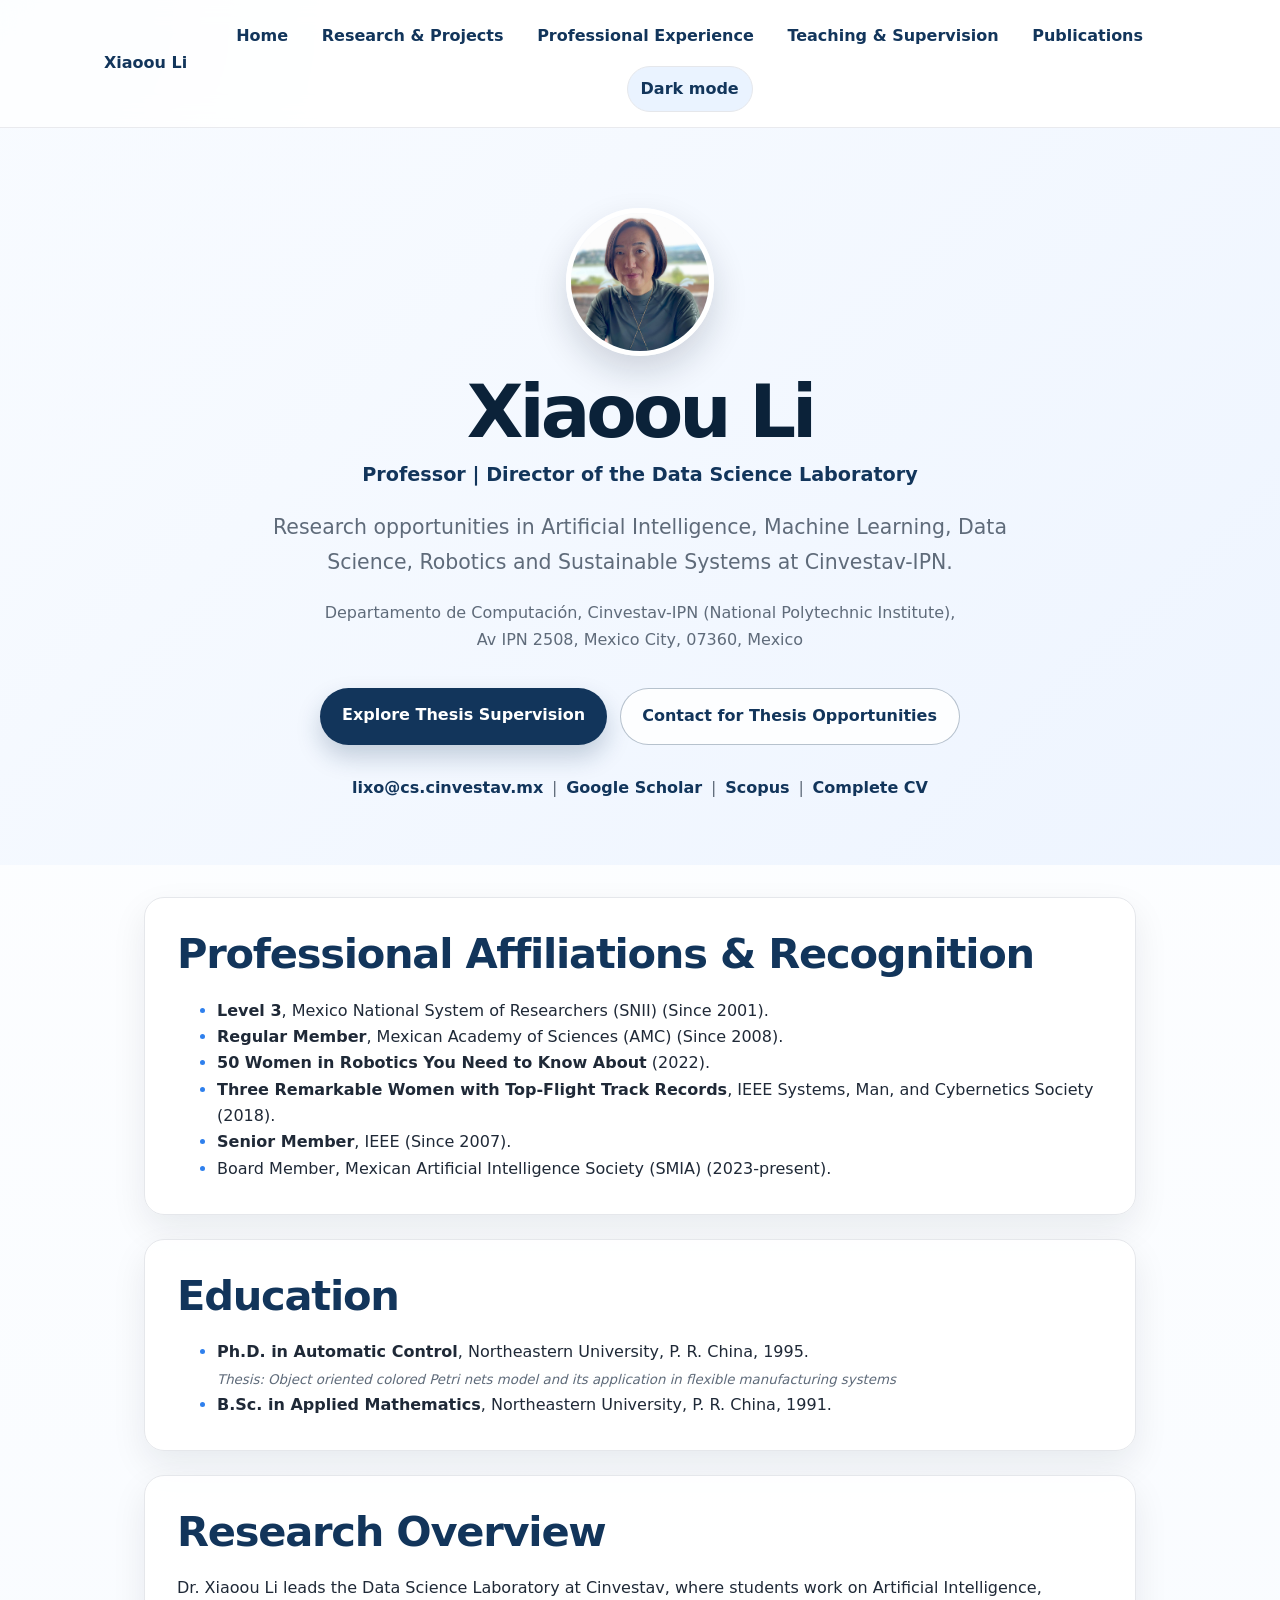
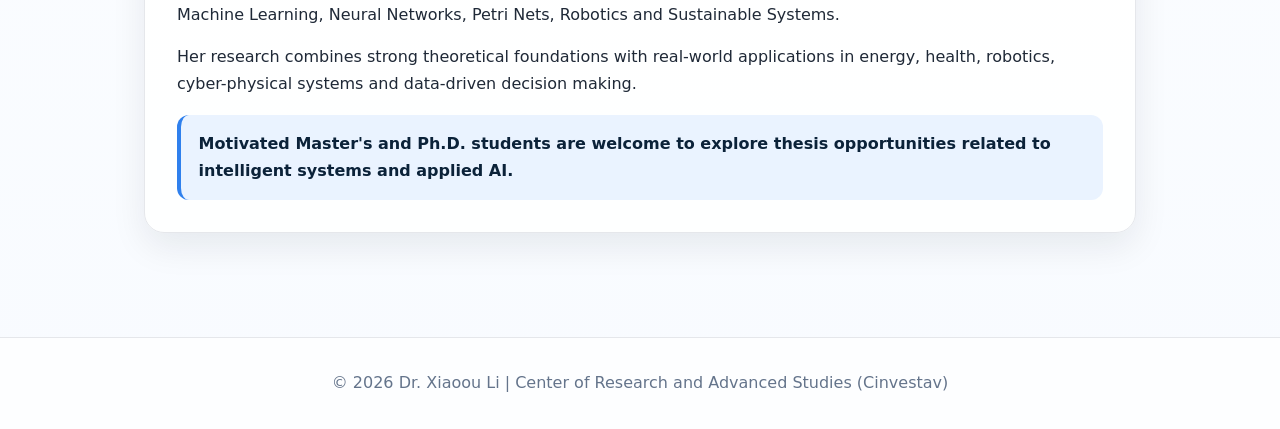
<file: index.html>
<!DOCTYPE html>
<html lang="en">
<head>
  <meta charset="UTF-8">
  <meta name="viewport" content="width=device-width, initial-scale=1.0">
  <title>Dr. Xiaoou Li | Home</title>
  
  <link rel="stylesheet" href="style.css?v=mobile-menu-2">
  
</head>
<body class="home-page">
<header>
  <nav class="site-nav">
    <a href="index.html" class="nav-brand">Xiaoou Li</a>

    <button class="nav-toggle" type="button" aria-label="Open navigation menu" aria-expanded="false">
      <span></span>
      <span></span>
      <span></span>
    </button>

    <div class="nav-links">
      <a href="index.html">Home</a>
      <a href="research.html">Research &amp; Projects</a>
      <a href="professional.html">Professional Experience</a>
      <a href="academic.html">Teaching &amp; Supervision</a>
      <a href="publications.html">Publications</a>
      <button class="theme-toggle" id="themeToggle" type="button" aria-pressed="false">Dark mode</button>
    </div>
  </nav>
</header>
<section class="hero">
  <img src="lixoPP.jpg" alt="Dr. Xiaoou Li" class="profile-img" width="139" height="147">
  <h1>Xiaoou Li</h1>
  <p class="hero-subtitle">Professor | Director of the Data Science Laboratory</p>
  <p class="hero-description">
    Research opportunities in Artificial Intelligence, Machine Learning, Data Science,
    Robotics and Sustainable Systems at Cinvestav-IPN.
  </p>
  <p class="hero-location">
    Departamento de Computación, Cinvestav-IPN (National Polytechnic Institute),<br>
    Av IPN 2508, Mexico City, 07360, Mexico
  </p>

  <div class="hero-actions">
    <a href="academic.html" class="btn-primary">Explore Thesis Supervision</a>
    <a href="mailto:lixo@cs.cinvestav.mx?subject=Prospective%20thesis%20student" class="btn-secondary">Contact for Thesis Opportunities</a>
  </div>

  <div class="contact-links">
    <a href="mailto:lixo@cs.cinvestav.mx">lixo@cs.cinvestav.mx</a>
    <span>|</span>
    <a href="https://scholar.google.com/citations?user=R9Td938AAAAJ" target="_blank" rel="noopener noreferrer">Google Scholar</a>
    <span>|</span>
    <a href="https://www.scopus.com/authid/detail.uri?authorId=55993756400" target="_blank" rel="noopener noreferrer">Scopus</a>
    <span>|</span>
    <a href="Xiaoou_Li_CV.pdf" download><strong>Complete CV</strong></a>
  </div>
</section>

<div class="container">
  <div class="card">
    <h2 class="section-title">Professional Affiliations &amp; Recognition</h2>
    <ul>
      <li><strong>Level 3</strong>, Mexico National System of Researchers (SNII) (Since 2001).</li>
      <li><strong>Regular Member</strong>, Mexican Academy of Sciences (AMC) (Since 2008).</li>
      <li><strong>50 Women in Robotics You Need to Know About</strong> (2022).</li>
      <li><strong>Three Remarkable Women with Top-Flight Track Records</strong>, IEEE Systems, Man, and Cybernetics Society (2018).</li>
      <li><strong>Senior Member</strong>, IEEE (Since 2007).</li>
      <li>Board Member, Mexican Artificial Intelligence Society (SMIA) (2023-present).</li>
    </ul>
  </div>

  <div class="card">
    <h2 class="section-title">Education</h2>
    <ul>
      <li>
        <strong>Ph.D. in Automatic Control</strong>, Northeastern University, P. R. China, 1995.
        <br><small><i>Thesis: Object oriented colored Petri nets model and its application in flexible manufacturing systems</i></small>
      </li>
      <li>
        <strong>B.Sc. in Applied Mathematics</strong>, Northeastern University, P. R. China, 1991.
      </li>
    </ul>
  </div>

  <div class="card">
    <h2 class="section-title">Research Overview</h2>
    <p>
      Dr. Xiaoou Li leads the Data Science Laboratory at Cinvestav, where students work on
      Artificial Intelligence, Machine Learning, Neural Networks, Petri Nets, Robotics and
      Sustainable Systems.
    </p>
    <p>
      Her research combines strong theoretical foundations with real-world applications in
      energy, health, robotics, cyber-physical systems and data-driven decision making.
    </p>
    <p class="highlight-text">
      Motivated Master's and Ph.D. students are welcome to explore thesis opportunities
      related to intelligent systems and applied AI.
    </p>
  </div>
</div>

<footer><p>© 2026 Dr. Xiaoou Li | Center of Research and Advanced Studies (Cinvestav)</p></footer>

<script>
  (function () {
    const root = document.documentElement;
    const themeToggle = document.querySelector('.theme-toggle');
    const navToggle = document.querySelector('.nav-toggle');
    const navLinks = document.querySelector('.nav-links');
    const storageKey = 'site-theme';

    function setTheme(theme) {
      const isDark = theme === 'dark';
      root.classList.toggle('night-mode', isDark);

      if (themeToggle) {
        themeToggle.textContent = isDark ? 'Light mode' : 'Dark mode';
        themeToggle.setAttribute('aria-pressed', String(isDark));
      }
    }

    const savedTheme = localStorage.getItem(storageKey) || 'light';
    setTheme(savedTheme);

    if (themeToggle) {
      themeToggle.addEventListener('click', function () {
        const nextTheme = root.classList.contains('night-mode') ? 'light' : 'dark';
        localStorage.setItem(storageKey, nextTheme);
        setTheme(nextTheme);
      });
    }

    if (navToggle && navLinks) {
      navToggle.addEventListener('click', function () {
        const isOpen = navLinks.classList.toggle('is-open');
        navToggle.setAttribute('aria-expanded', String(isOpen));
      });

      navLinks.querySelectorAll('a').forEach(function (link) {
        link.addEventListener('click', function () {
          navLinks.classList.remove('is-open');
          navToggle.setAttribute('aria-expanded', 'false');
        });
      });
    }
  })();
</script>
</body>
</html>
</file>
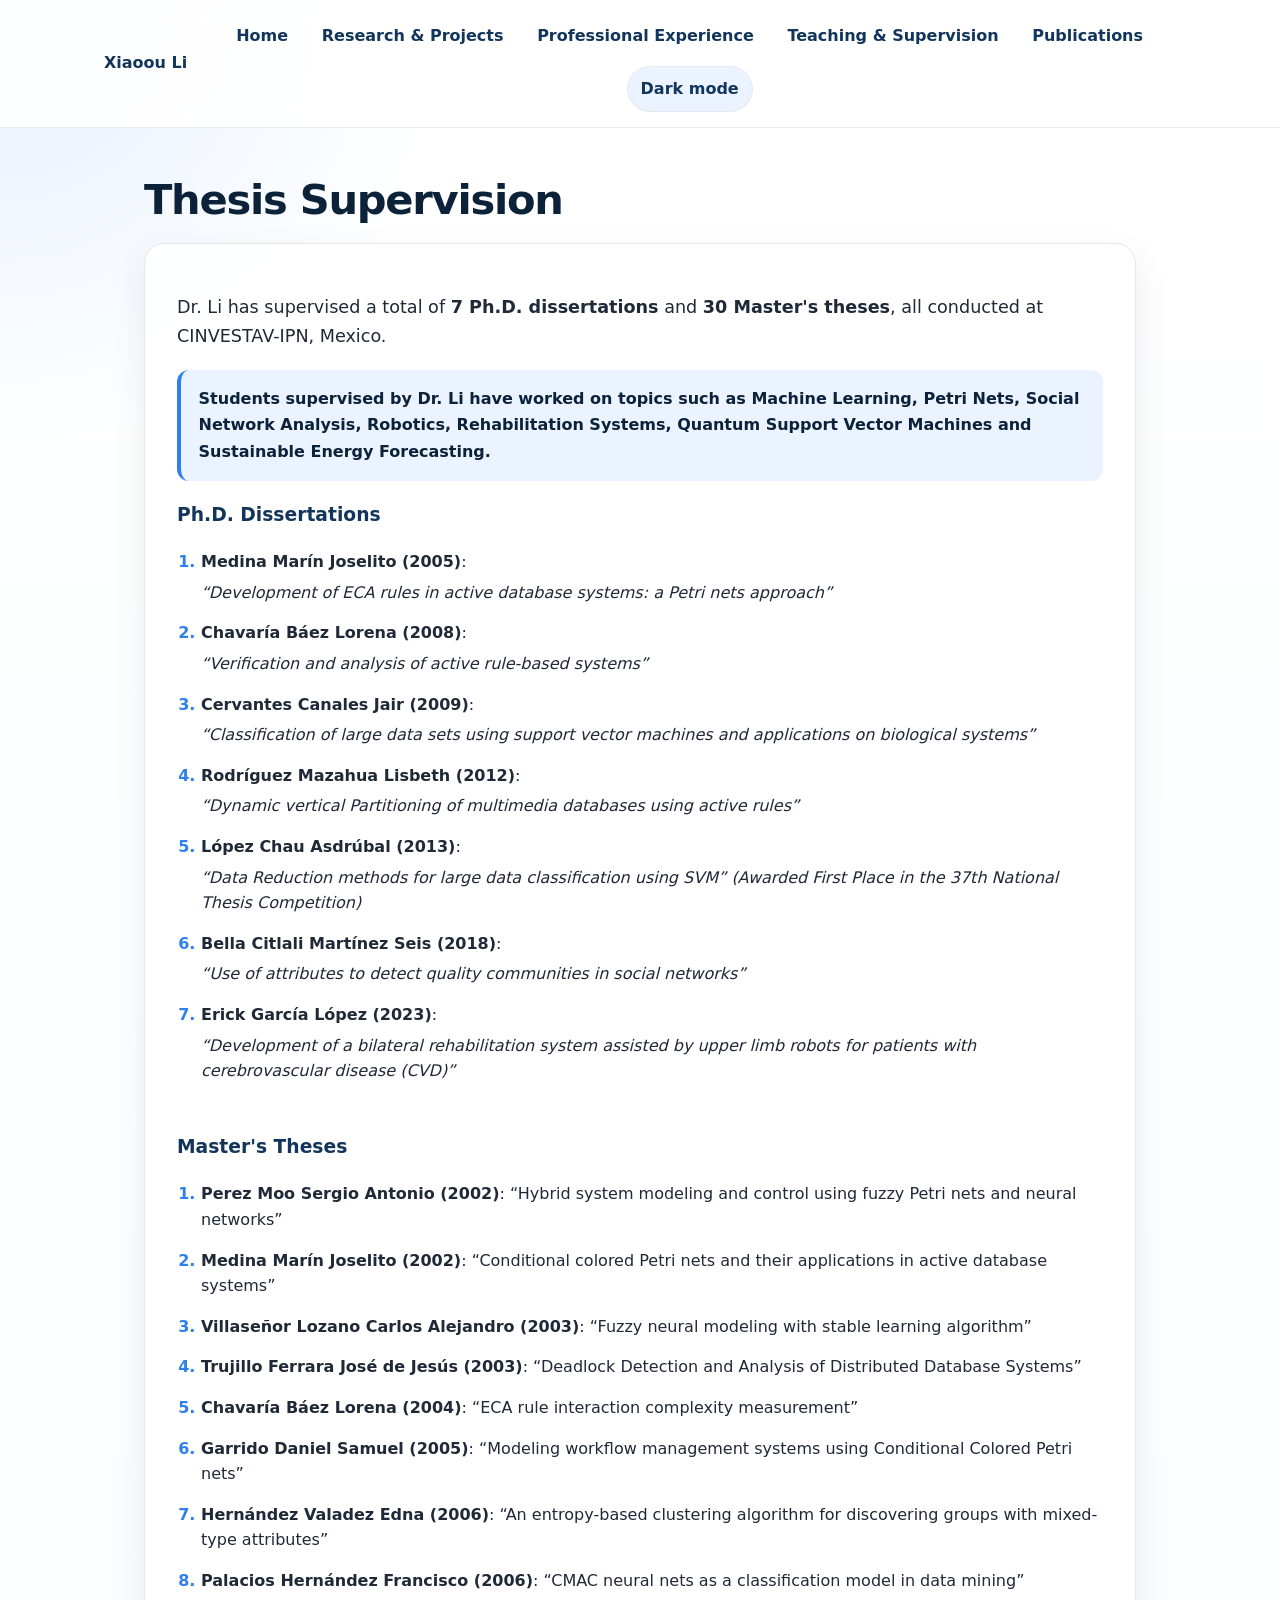
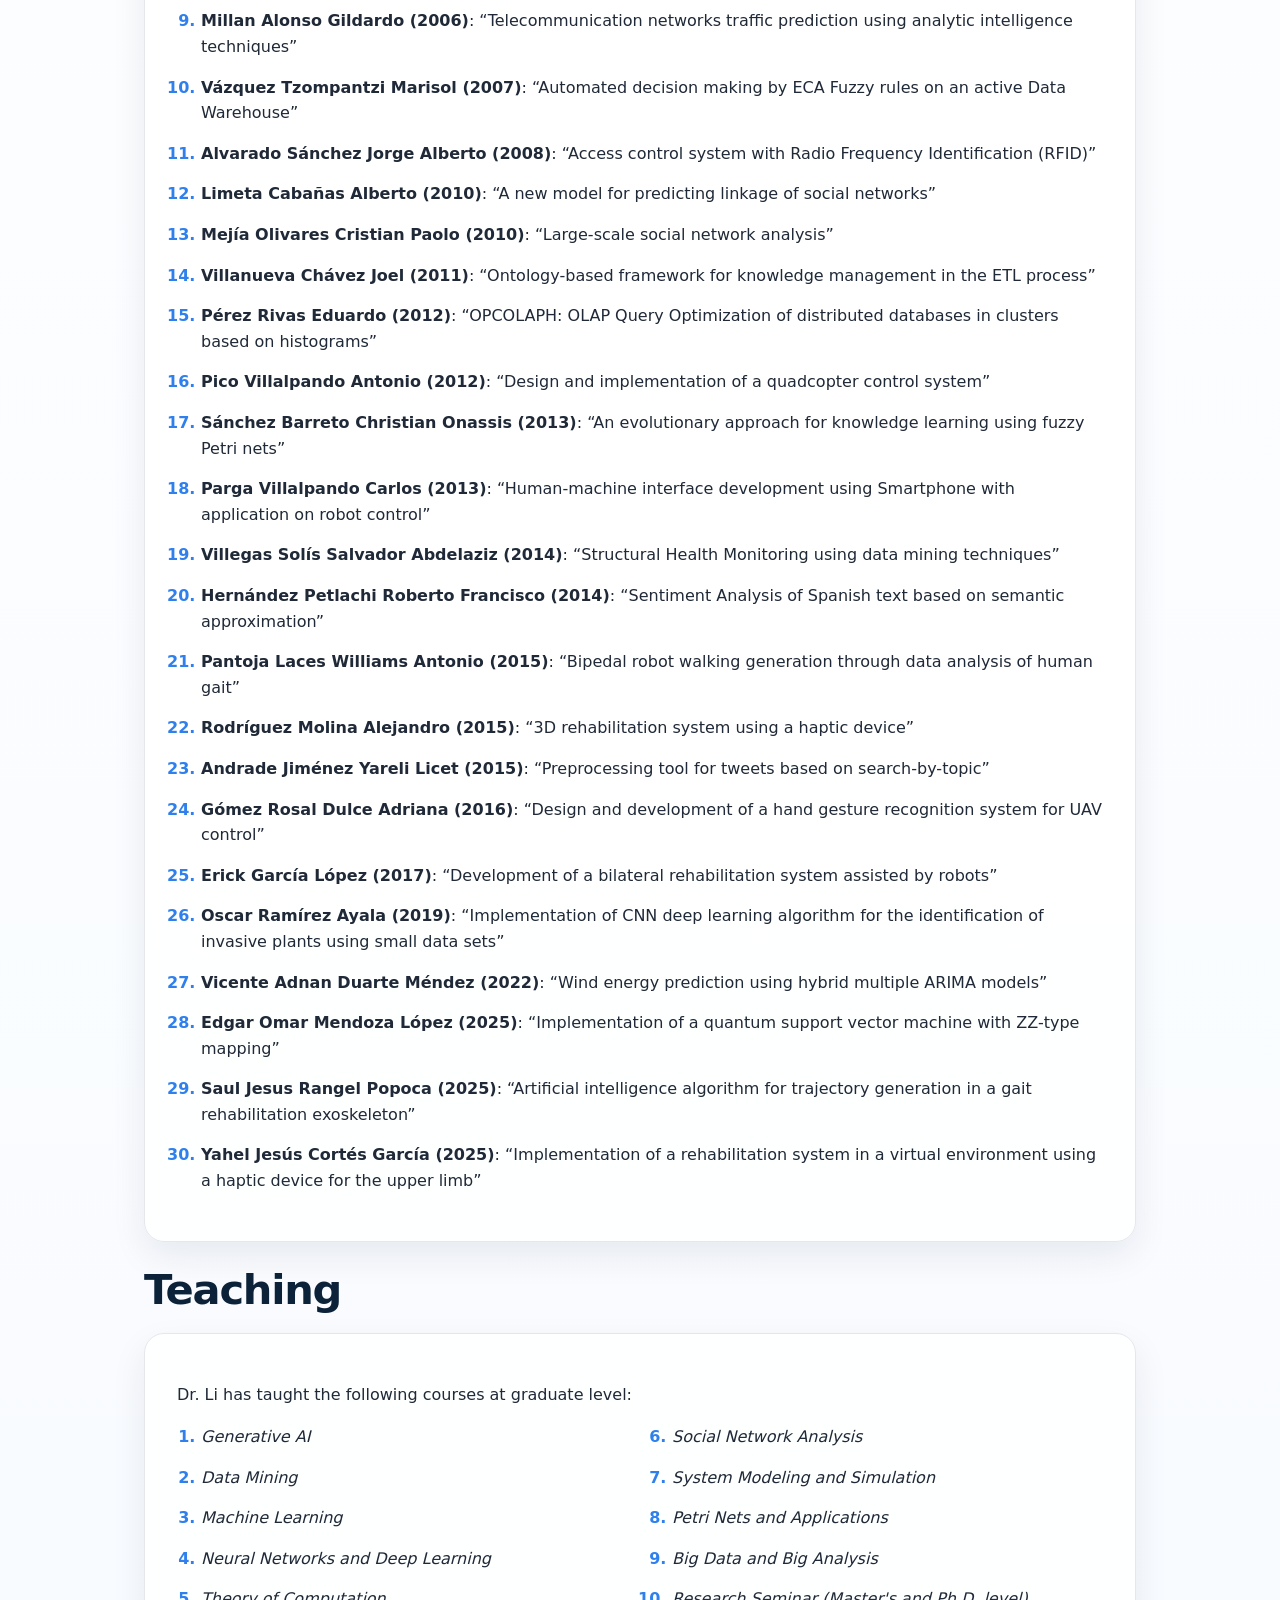
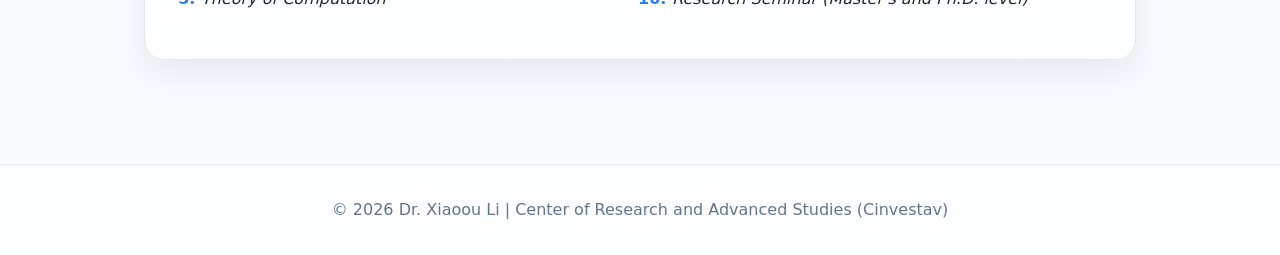
<file: academic.html>
<!DOCTYPE html>
<html lang="en">
<head>
  <meta charset="UTF-8">
  <meta name="viewport" content="width=device-width, initial-scale=1.0">
  <title>Teaching & Supervision | Dr. Xiaoou Li</title>
  
  <link rel="stylesheet" href="style.css?v=mobile-menu-2">
  <style>
  .container ol { padding-left: 1.5rem; }
  .container li { margin-bottom: 15px; line-height: 1.6; }
  .thesis-title { font-style: italic; display: block; margin-top: 5px; }
  .student-name { font-weight: 600; }
  .teaching-list { column-count: 2; column-gap: 40px; }
  @media (max-width: 600px) { .teaching-list { column-count: 1; } }
</style>
</head>
<body>
<header>
  <nav class="site-nav">
    <a href="index.html" class="nav-brand">Xiaoou Li</a>

    <button class="nav-toggle" type="button" aria-label="Open navigation menu" aria-expanded="false">
      <span></span>
      <span></span>
      <span></span>
    </button>

    <div class="nav-links">
      <a href="index.html">Home</a>
      <a href="research.html">Research &amp; Projects</a>
      <a href="professional.html">Professional Experience</a>
      <a href="academic.html">Teaching &amp; Supervision</a>
      <a href="publications.html">Publications</a>
      <button class="theme-toggle" id="themeToggle" type="button" aria-pressed="false">Dark mode</button>
    </div>
  </nav>
</header>
<div class="container">
<h1 class="section-title">Thesis Supervision</h1>
<div class="card">
<p style="font-size: 1.1rem; margin-bottom: 1rem;">
                Dr. Li has supervised a total of <strong>7 Ph.D. dissertations</strong> and <strong>30 Master's theses</strong>, all conducted at CINVESTAV-IPN, Mexico.
            </p>
            <p class="highlight-text">
                Students supervised by Dr. Li have worked on topics such as Machine Learning,
                Petri Nets, Social Network Analysis, Robotics, Rehabilitation Systems,
                Quantum Support Vector Machines and Sustainable Energy Forecasting.
            </p>
<h3>Ph.D. Dissertations</h3>
<ol>
<li>
<span class="student-name">Medina Marín Joselito (2005)</span>: 
                    <span class="thesis-title">“Development of ECA rules in active database systems: a Petri nets approach”</span>
</li>
<li>
<span class="student-name">Chavaría Báez Lorena (2008)</span>: 
                    <span class="thesis-title">“Verification and analysis of active rule-based systems”</span>
</li>
<li>
<span class="student-name">Cervantes Canales Jair (2009)</span>: 
                    <span class="thesis-title">“Classification of large data sets using support vector machines and applications on biological systems”</span>
</li>
<li>
<span class="student-name">Rodríguez Mazahua Lisbeth (2012)</span>: 
                    <span class="thesis-title">“Dynamic vertical Partitioning of multimedia databases using active rules”</span>
</li>
<li>
<span class="student-name">López Chau Asdrúbal (2013)</span>: 
                    <span class="thesis-title">“Data Reduction methods for large data classification using SVM” (Awarded First Place in the 37th National Thesis Competition)</span>
</li>
<li>
<span class="student-name">Bella Citlali Martínez Seis (2018)</span>: 
                    <span class="thesis-title">“Use of attributes to detect quality communities in social networks”</span>
</li>
<li>
<span class="student-name">Erick García López (2023)</span>: 
                    <span class="thesis-title">“Development of a bilateral rehabilitation system assisted by upper limb robots for patients with cerebrovascular disease (CVD)”</span>
</li>
</ol>
<h3 style="margin-top: 3rem;">Master's Theses</h3>
<ol>
<li><span class="student-name">Perez Moo Sergio Antonio (2002)</span>: “Hybrid system modeling and control using fuzzy Petri nets and neural networks”</li>
<li><span class="student-name">Medina Marín Joselito (2002)</span>: “Conditional colored Petri nets and their applications in active database systems”</li>
<li><span class="student-name">Villaseñor Lozano Carlos Alejandro (2003)</span>: “Fuzzy neural modeling with stable learning algorithm”</li>
<li><span class="student-name">Trujillo Ferrara José de Jesús (2003)</span>: “Deadlock Detection and Analysis of Distributed Database Systems”</li>
<li><span class="student-name">Chavaría Báez Lorena (2004)</span>: “ECA rule interaction complexity measurement”</li>
<li><span class="student-name">Garrido Daniel Samuel (2005)</span>: “Modeling workflow management systems using Conditional Colored Petri nets”</li>
<li><span class="student-name">Hernández Valadez Edna (2006)</span>: “An entropy-based clustering algorithm for discovering groups with mixed-type attributes”</li>
<li><span class="student-name">Palacios Hernández Francisco (2006)</span>: “CMAC neural nets as a classification model in data mining”</li>
<li><span class="student-name">Millan Alonso Gildardo (2006)</span>: “Telecommunication networks traffic prediction using analytic intelligence techniques”</li>
<li><span class="student-name">Vázquez Tzompantzi Marisol (2007)</span>: “Automated decision making by ECA Fuzzy rules on an active Data Warehouse”</li>
<li><span class="student-name">Alvarado Sánchez Jorge Alberto (2008)</span>: “Access control system with Radio Frequency Identification (RFID)”</li>
<li><span class="student-name">Limeta Cabañas Alberto (2010)</span>: “A new model for predicting linkage of social networks”</li>
<li><span class="student-name">Mejía Olivares Cristian Paolo (2010)</span>: “Large-scale social network analysis”</li>
<li><span class="student-name">Villanueva Chávez Joel (2011)</span>: “Ontology-based framework for knowledge management in the ETL process”</li>
<li><span class="student-name">Pérez Rivas Eduardo (2012)</span>: “OPCOLAPH: OLAP Query Optimization of distributed databases in clusters based on histograms”</li>
<li><span class="student-name">Pico Villalpando Antonio (2012)</span>: “Design and implementation of a quadcopter control system”</li>
<li><span class="student-name">Sánchez Barreto Christian Onassis (2013)</span>: “An evolutionary approach for knowledge learning using fuzzy Petri nets”</li>
<li><span class="student-name">Parga Villalpando Carlos (2013)</span>: “Human-machine interface development using Smartphone with application on robot control”</li>
<li><span class="student-name">Villegas Solís Salvador Abdelaziz (2014)</span>: “Structural Health Monitoring using data mining techniques”</li>
<li><span class="student-name">Hernández Petlachi Roberto Francisco (2014)</span>: “Sentiment Analysis of Spanish text based on semantic approximation”</li>
<li><span class="student-name">Pantoja Laces Williams Antonio (2015)</span>: “Bipedal robot walking generation through data analysis of human gait”</li>
<li><span class="student-name">Rodríguez Molina Alejandro (2015)</span>: “3D rehabilitation system using a haptic device”</li>
<li><span class="student-name">Andrade Jiménez Yareli Licet (2015)</span>: “Preprocessing tool for tweets based on search-by-topic”</li>
<li><span class="student-name">Gómez Rosal Dulce Adriana (2016)</span>: “Design and development of a hand gesture recognition system for UAV control”</li>
<li><span class="student-name">Erick García López (2017)</span>: “Development of a bilateral rehabilitation system assisted by robots”</li>
<li><span class="student-name">Oscar Ramírez Ayala (2019)</span>: “Implementation of CNN deep learning algorithm for the identification of invasive plants using small data sets”</li>
<li><span class="student-name">Vicente Adnan Duarte Méndez (2022)</span>: “Wind energy prediction using hybrid multiple ARIMA models”</li>
<li><span class="student-name">Edgar Omar Mendoza López (2025)</span>: “Implementation of a quantum support vector machine with ZZ-type mapping”</li>
<li><span class="student-name">Saul Jesus Rangel Popoca (2025)</span>: “Artificial intelligence algorithm for trajectory generation in a gait rehabilitation exoskeleton”</li>
<li><span class="student-name">Yahel Jesús Cortés García (2025)</span>: “Implementation of a rehabilitation system in a virtual environment using a haptic device for the upper limb”</li>
</ol>
</div>
<h1 class="section-title">Teaching</h1>
<div class="card">
<p>Dr. Li has taught the following courses at graduate level:</p>
<ol class="teaching-list">
<li><i>Generative AI</i></li>
<li><i>Data Mining</i></li>
<li><i>Machine Learning</i></li>
<li><i>Neural Networks and Deep Learning</i></li>
<li><i>Theory of Computation</i></li>
<li><i>Social Network Analysis</i></li>
<li><i>System Modeling and Simulation</i></li>
<li><i>Petri Nets and Applications</i></li>
<li><i>Big Data and Big Analysis</i></li>
<li><i>Research Seminar (Master's and Ph.D. level)</i></li>
</ol>
</div>
</div>
<footer><p>© 2026 Dr. Xiaoou Li | Center of Research and Advanced Studies (Cinvestav)</p></footer>

<script>
  (function () {
    const root = document.documentElement;
    const themeToggle = document.querySelector('.theme-toggle');
    const navToggle = document.querySelector('.nav-toggle');
    const navLinks = document.querySelector('.nav-links');
    const storageKey = 'site-theme';

    function setTheme(theme) {
      const isDark = theme === 'dark';
      root.classList.toggle('night-mode', isDark);

      if (themeToggle) {
        themeToggle.textContent = isDark ? 'Light mode' : 'Dark mode';
        themeToggle.setAttribute('aria-pressed', String(isDark));
      }
    }

    const savedTheme = localStorage.getItem(storageKey) || 'light';
    setTheme(savedTheme);

    if (themeToggle) {
      themeToggle.addEventListener('click', function () {
        const nextTheme = root.classList.contains('night-mode') ? 'light' : 'dark';
        localStorage.setItem(storageKey, nextTheme);
        setTheme(nextTheme);
      });
    }

    if (navToggle && navLinks) {
      navToggle.addEventListener('click', function () {
        const isOpen = navLinks.classList.toggle('is-open');
        navToggle.setAttribute('aria-expanded', String(isOpen));
      });

      navLinks.querySelectorAll('a').forEach(function (link) {
        link.addEventListener('click', function () {
          navLinks.classList.remove('is-open');
          navToggle.setAttribute('aria-expanded', 'false');
        });
      });
    }
  })();
</script>
</body>
</html>
</file>
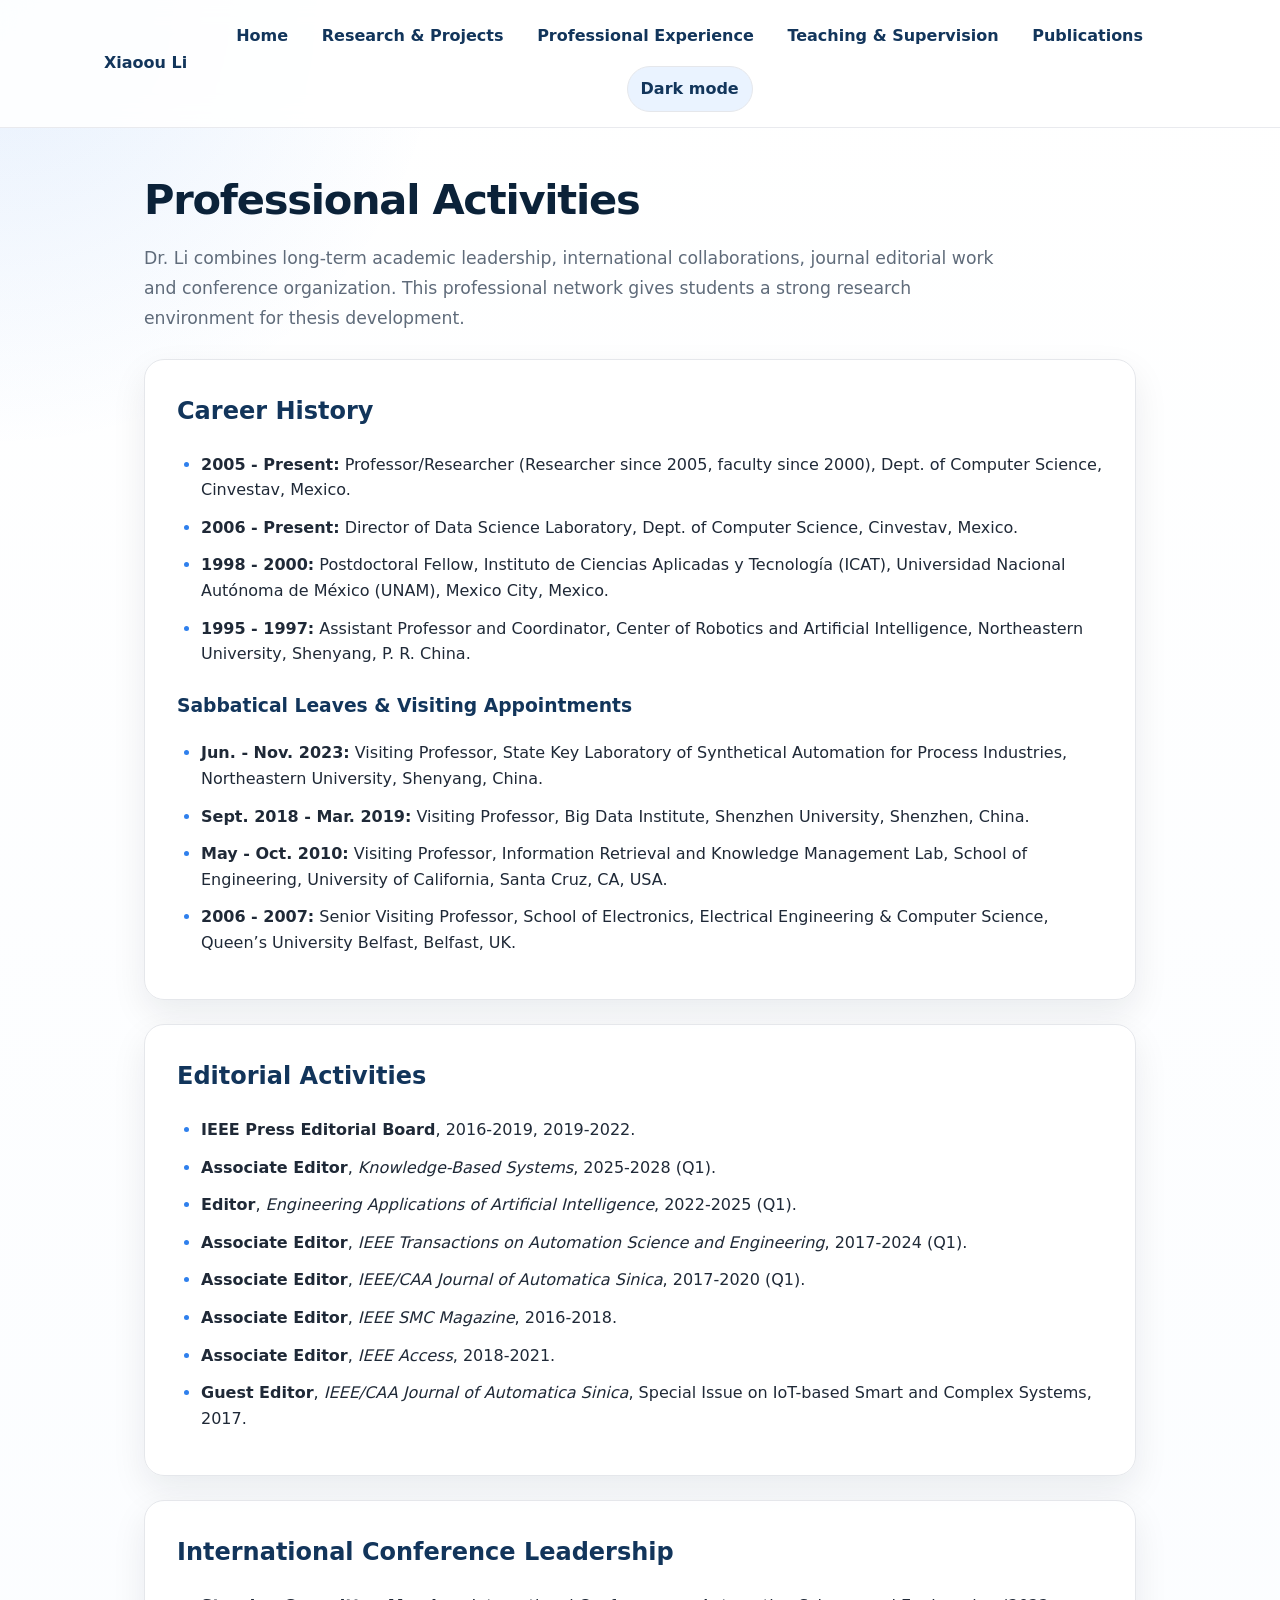
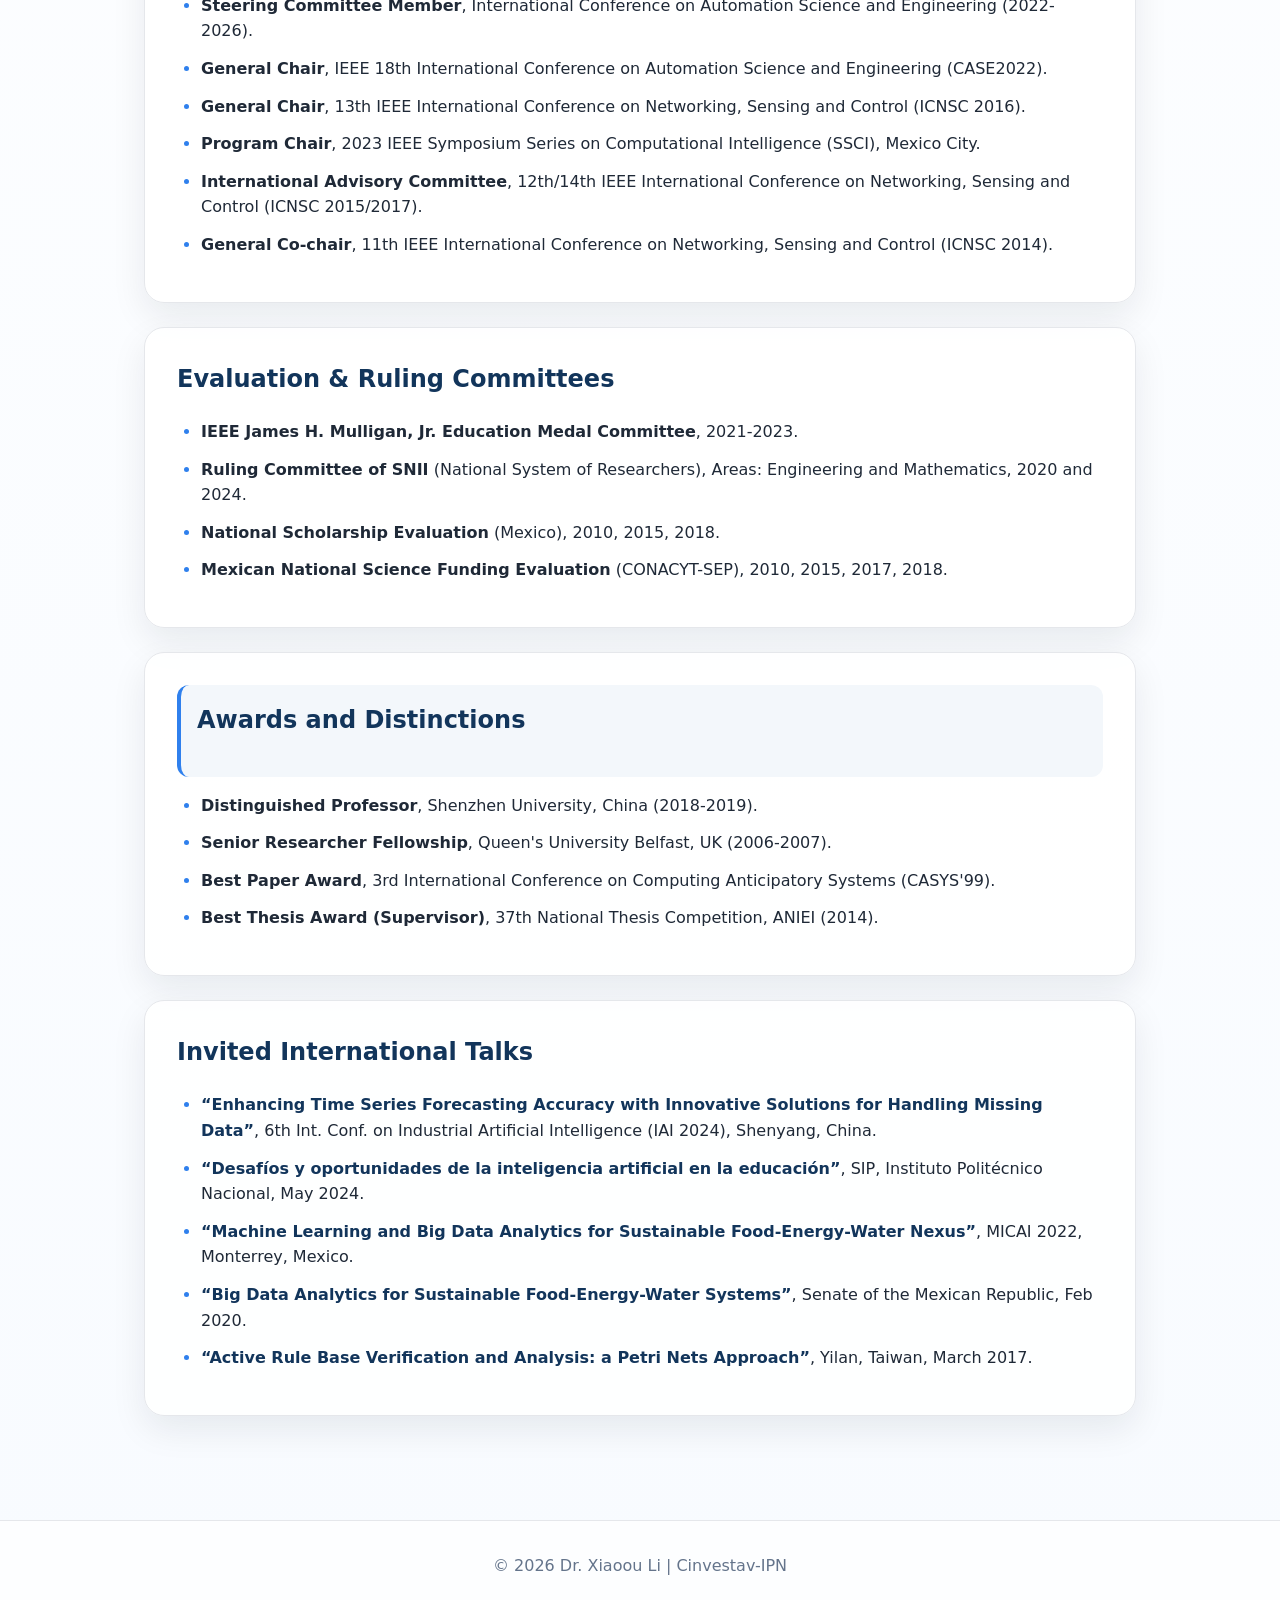
<file: professional.html>
<!DOCTYPE html>
<html lang="en">
<head>
  <meta charset="UTF-8">
  <meta name="viewport" content="width=device-width, initial-scale=1.0">
  <title>Professional Experience | Dr. Xiaoou Li</title>
  
  <link rel="stylesheet" href="style.css?v=mobile-menu-2">
  <style>
  .container ul { list-style-type: disc; padding-left: 1.5rem; }
  .container li { margin-bottom: 12px; line-height: 1.6; }
  .talk-title { font-weight: bold; color: var(--primary); }
  .award-highlight { border-left: 4px solid var(--accent); background: var(--bg-light); padding: 1rem; margin-bottom: 1rem; border-radius: 12px; }
  .card h2 { margin-top: 0; color: var(--primary); }
</style>
</head>
<body>
<header>
  <nav class="site-nav">
    <a href="index.html" class="nav-brand">Xiaoou Li</a>

    <button class="nav-toggle" type="button" aria-label="Open navigation menu" aria-expanded="false">
      <span></span>
      <span></span>
      <span></span>
    </button>

    <div class="nav-links">
      <a href="index.html">Home</a>
      <a href="research.html">Research &amp; Projects</a>
      <a href="professional.html">Professional Experience</a>
      <a href="academic.html">Teaching &amp; Supervision</a>
      <a href="publications.html">Publications</a>
      <button class="theme-toggle" id="themeToggle" type="button" aria-pressed="false">Dark mode</button>
    </div>
  </nav>
</header>
<div class="container">
<h1 class="section-title">Professional Activities</h1>
<p class="section-intro">Dr. Li combines long-term academic leadership, international collaborations, journal editorial work and conference organization. This professional network gives students a strong research environment for thesis development.</p>
<div class="card">
<h2>Career History</h2>
<ul>
<li><strong>2005 - Present:</strong> Professor/Researcher (Researcher since 2005, faculty since 2000), Dept. of Computer Science, Cinvestav, Mexico.</li>
<li><strong>2006 - Present:</strong> Director of Data Science Laboratory, Dept. of Computer Science, Cinvestav, Mexico.</li>
<li><strong>1998 - 2000:</strong> Postdoctoral Fellow, Instituto de Ciencias Aplicadas y Tecnología (ICAT), Universidad Nacional Autónoma de México (UNAM), Mexico City, Mexico.</li>
<li><strong>1995 - 1997:</strong> Assistant Professor and Coordinator, Center of Robotics and Artificial Intelligence, Northeastern University, Shenyang, P. R. China.</li>
</ul>
<h3 style="margin-top: 1.5rem; color: var(--primary);">Sabbatical Leaves &amp; Visiting Appointments</h3>
<ul>
<li><strong>Jun. - Nov. 2023:</strong> Visiting Professor, State Key Laboratory of Synthetical Automation for Process Industries, Northeastern University, Shenyang, China.</li>
<li><strong>Sept. 2018 - Mar. 2019:</strong> Visiting Professor, Big Data Institute, Shenzhen University, Shenzhen, China.</li>
<li><strong>May - Oct. 2010:</strong> Visiting Professor, Information Retrieval and Knowledge Management Lab, School of Engineering, University of California, Santa Cruz, CA, USA.</li>
<li><strong>2006 - 2007:</strong> Senior Visiting Professor, School of Electronics, Electrical Engineering &amp; Computer Science, Queen’s University Belfast, Belfast, UK.</li>
</ul>
</div>
<div class="card">
<h2>Editorial Activities</h2>
<ul>
<li><strong>IEEE Press Editorial Board</strong>, 2016-2019, 2019-2022.</li>
<li><strong>Associate Editor</strong>, <i>Knowledge-Based Systems</i>, 2025-2028 (Q1).</li>
<li><strong>Editor</strong>, <i>Engineering Applications of Artificial Intelligence</i>, 2022-2025 (Q1).</li>
<li><strong>Associate Editor</strong>, <i>IEEE Transactions on Automation Science and Engineering</i>, 2017-2024 (Q1).</li>
<li><strong>Associate Editor</strong>, <i>IEEE/CAA Journal of Automatica Sinica</i>, 2017-2020 (Q1).</li>
<li><strong>Associate Editor</strong>, <i>IEEE SMC Magazine</i>, 2016-2018.</li>
<li><strong>Associate Editor</strong>, <i>IEEE Access</i>, 2018-2021.</li>
<li><strong>Guest Editor</strong>, <i>IEEE/CAA Journal of Automatica Sinica</i>, Special Issue on IoT-based Smart and Complex Systems, 2017.</li>
</ul>
</div>
<div class="card">
<h2>International Conference Leadership</h2>
<ul>
<li><strong>Steering Committee Member</strong>, International Conference on Automation Science and Engineering (2022-2026).</li>
<li><strong>General Chair</strong>, IEEE 18th International Conference on Automation Science and Engineering (CASE2022).</li>
<li><strong>General Chair</strong>, 13th IEEE International Conference on Networking, Sensing and Control (ICNSC 2016).</li>
<li><strong>Program Chair</strong>, 2023 IEEE Symposium Series on Computational Intelligence (SSCI), Mexico City.</li>
<li><strong>International Advisory Committee</strong>, 12th/14th IEEE International Conference on Networking, Sensing and Control (ICNSC 2015/2017).</li>
<li><strong>General Co-chair</strong>, 11th IEEE International Conference on Networking, Sensing and Control (ICNSC 2014).</li>
</ul>
</div>
<div class="card">
<h2>Evaluation &amp; Ruling Committees</h2>
<ul>
<li><strong>IEEE James H. Mulligan, Jr. Education Medal Committee</strong>, 2021-2023.</li>
<li><strong>Ruling Committee of SNII</strong> (National System of Researchers), Areas: Engineering and Mathematics, 2020 and 2024.</li>
<li><strong>National Scholarship Evaluation</strong> (Mexico), 2010, 2015, 2018.</li>
<li><strong>Mexican National Science Funding Evaluation</strong> (CONACYT-SEP), 2010, 2015, 2017, 2018.</li>
</ul>
</div>
<div class="card">
<div class="award-highlight">
<h2>Awards and Distinctions</h2>
</div>
<ul>
<li><strong>Distinguished Professor</strong>, Shenzhen University, China 
        (2018-2019).</li>
<li><strong>Senior Researcher Fellowship</strong>, Queen's University Belfast, 
        UK (2006-2007).</li>
<li><strong>Best Paper Award</strong>, 3rd International Conference on Computing 
        Anticipatory Systems (CASYS'99).</li>
<li><strong>Best Thesis Award (Supervisor)</strong>, 37th National Thesis 
        Competition, ANIEI (2014).</li>
</ul>
</div>
<div class="card">
<h2>Invited International Talks </h2>
<ul>
<li><span class="talk-title">“Enhancing Time Series Forecasting Accuracy with Innovative Solutions for Handling Missing Data”</span>, 6th Int. Conf. on Industrial Artificial Intelligence (IAI 2024), Shenyang, China.</li>
<li><span class="talk-title">“Desafíos y oportunidades de la inteligencia artificial en la educación”</span>, SIP, Instituto Politécnico Nacional, May 2024.</li>
<li><span class="talk-title">“Machine Learning and Big Data Analytics for Sustainable Food-Energy-Water Nexus”</span>, MICAI 2022, Monterrey, Mexico.</li>
<li><span class="talk-title">“Big Data Analytics for Sustainable Food-Energy-Water Systems”</span>, Senate of the Mexican Republic, Feb 2020.</li>
<li><span class="talk-title">“Active Rule Base Verification and Analysis: a Petri Nets Approach”</span>, Yilan, Taiwan, March 2017.</li>
</ul>
</div>
</div>
<footer><p>© 2026 Dr. Xiaoou Li | Cinvestav-IPN</p></footer>

<script>
  (function () {
    const root = document.documentElement;
    const themeToggle = document.querySelector('.theme-toggle');
    const navToggle = document.querySelector('.nav-toggle');
    const navLinks = document.querySelector('.nav-links');
    const storageKey = 'site-theme';

    function setTheme(theme) {
      const isDark = theme === 'dark';
      root.classList.toggle('night-mode', isDark);

      if (themeToggle) {
        themeToggle.textContent = isDark ? 'Light mode' : 'Dark mode';
        themeToggle.setAttribute('aria-pressed', String(isDark));
      }
    }

    const savedTheme = localStorage.getItem(storageKey) || 'light';
    setTheme(savedTheme);

    if (themeToggle) {
      themeToggle.addEventListener('click', function () {
        const nextTheme = root.classList.contains('night-mode') ? 'light' : 'dark';
        localStorage.setItem(storageKey, nextTheme);
        setTheme(nextTheme);
      });
    }

    if (navToggle && navLinks) {
      navToggle.addEventListener('click', function () {
        const isOpen = navLinks.classList.toggle('is-open');
        navToggle.setAttribute('aria-expanded', String(isOpen));
      });

      navLinks.querySelectorAll('a').forEach(function (link) {
        link.addEventListener('click', function () {
          navLinks.classList.remove('is-open');
          navToggle.setAttribute('aria-expanded', 'false');
        });
      });
    }
  })();
</script>
</body>
</html>
</file>
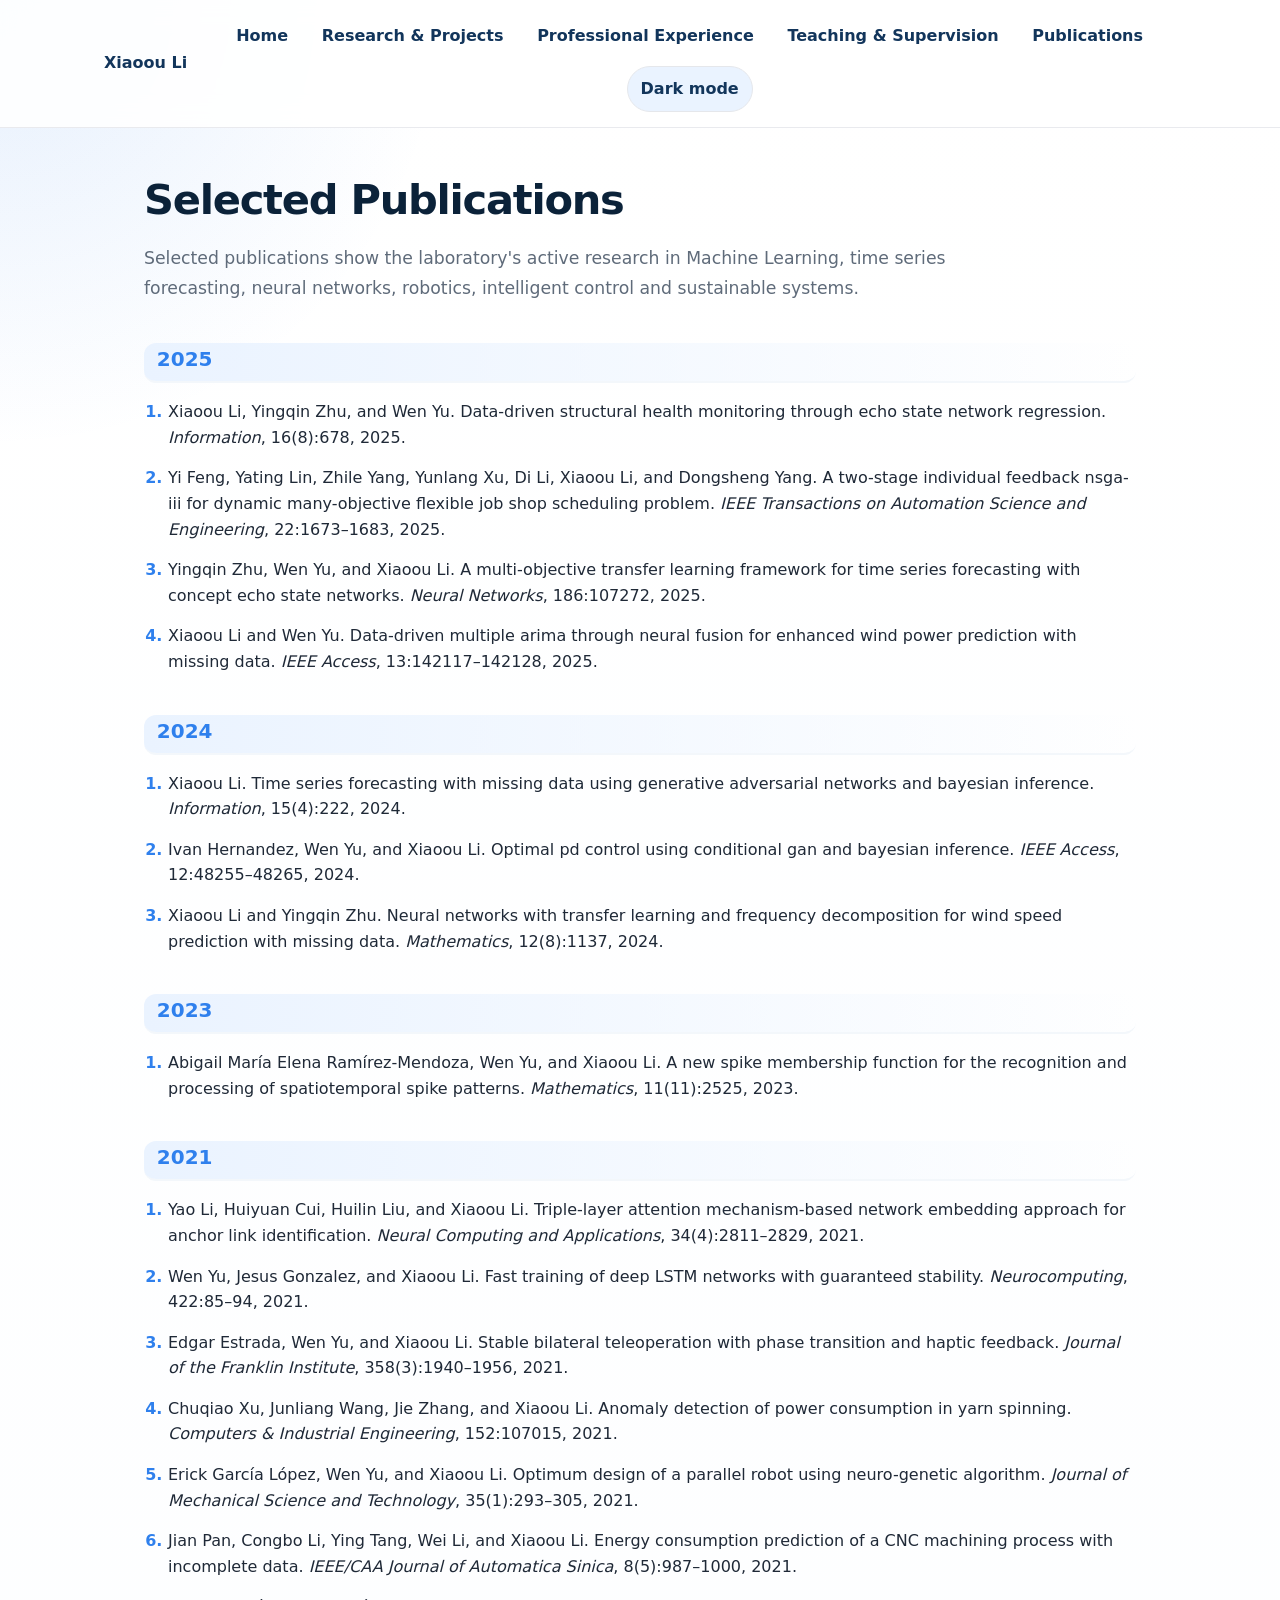
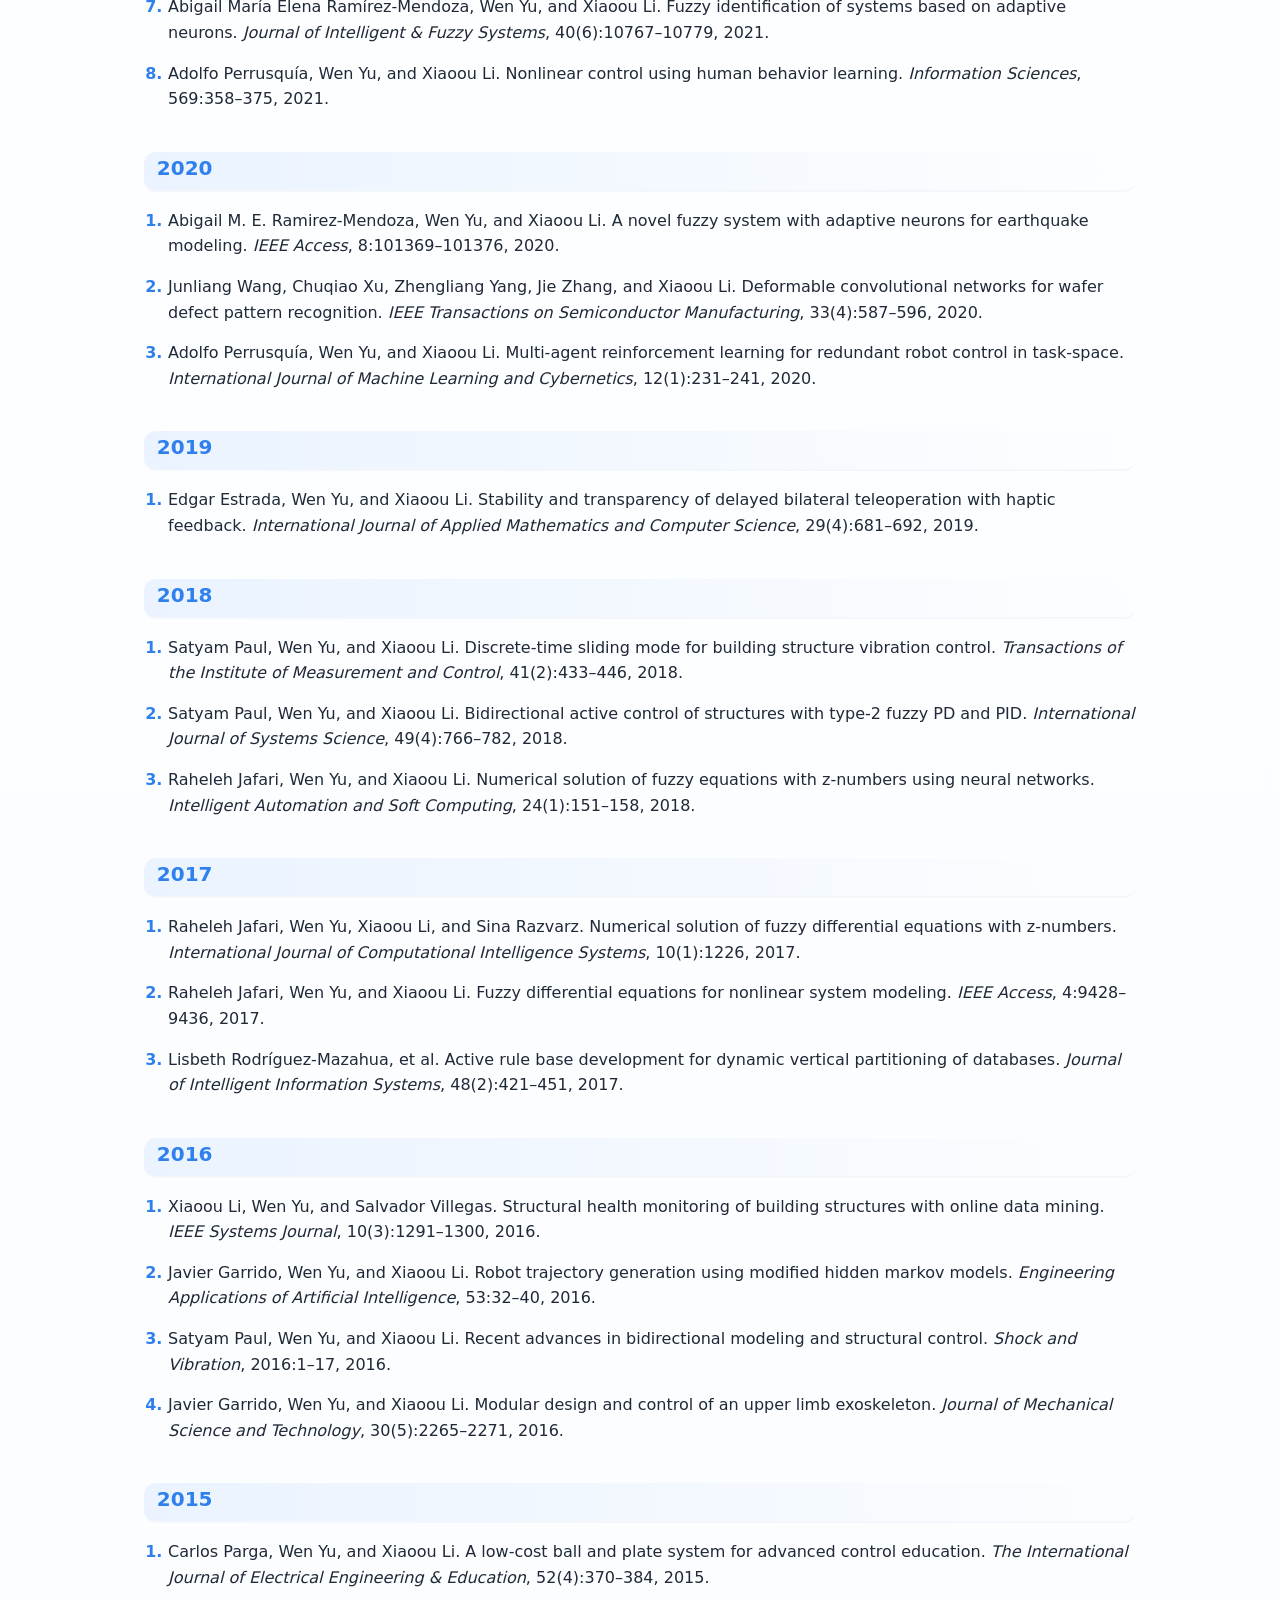
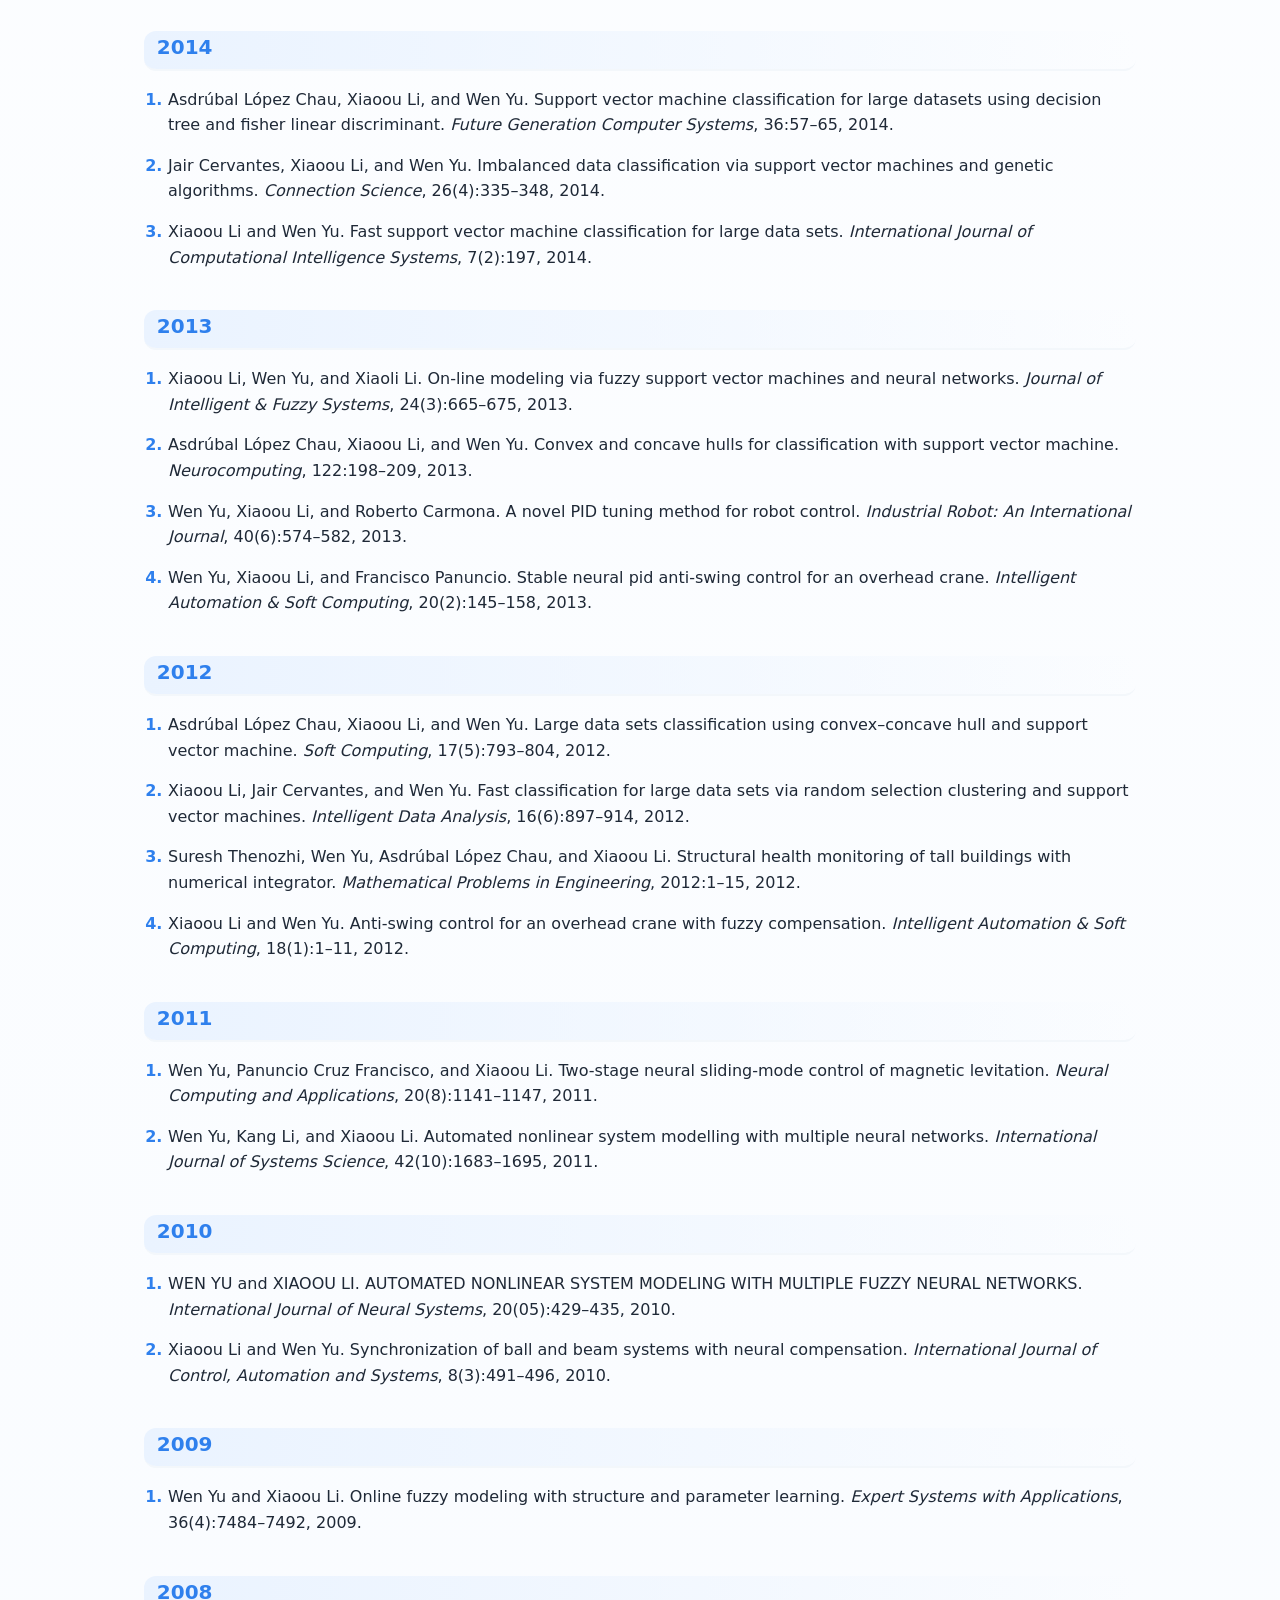
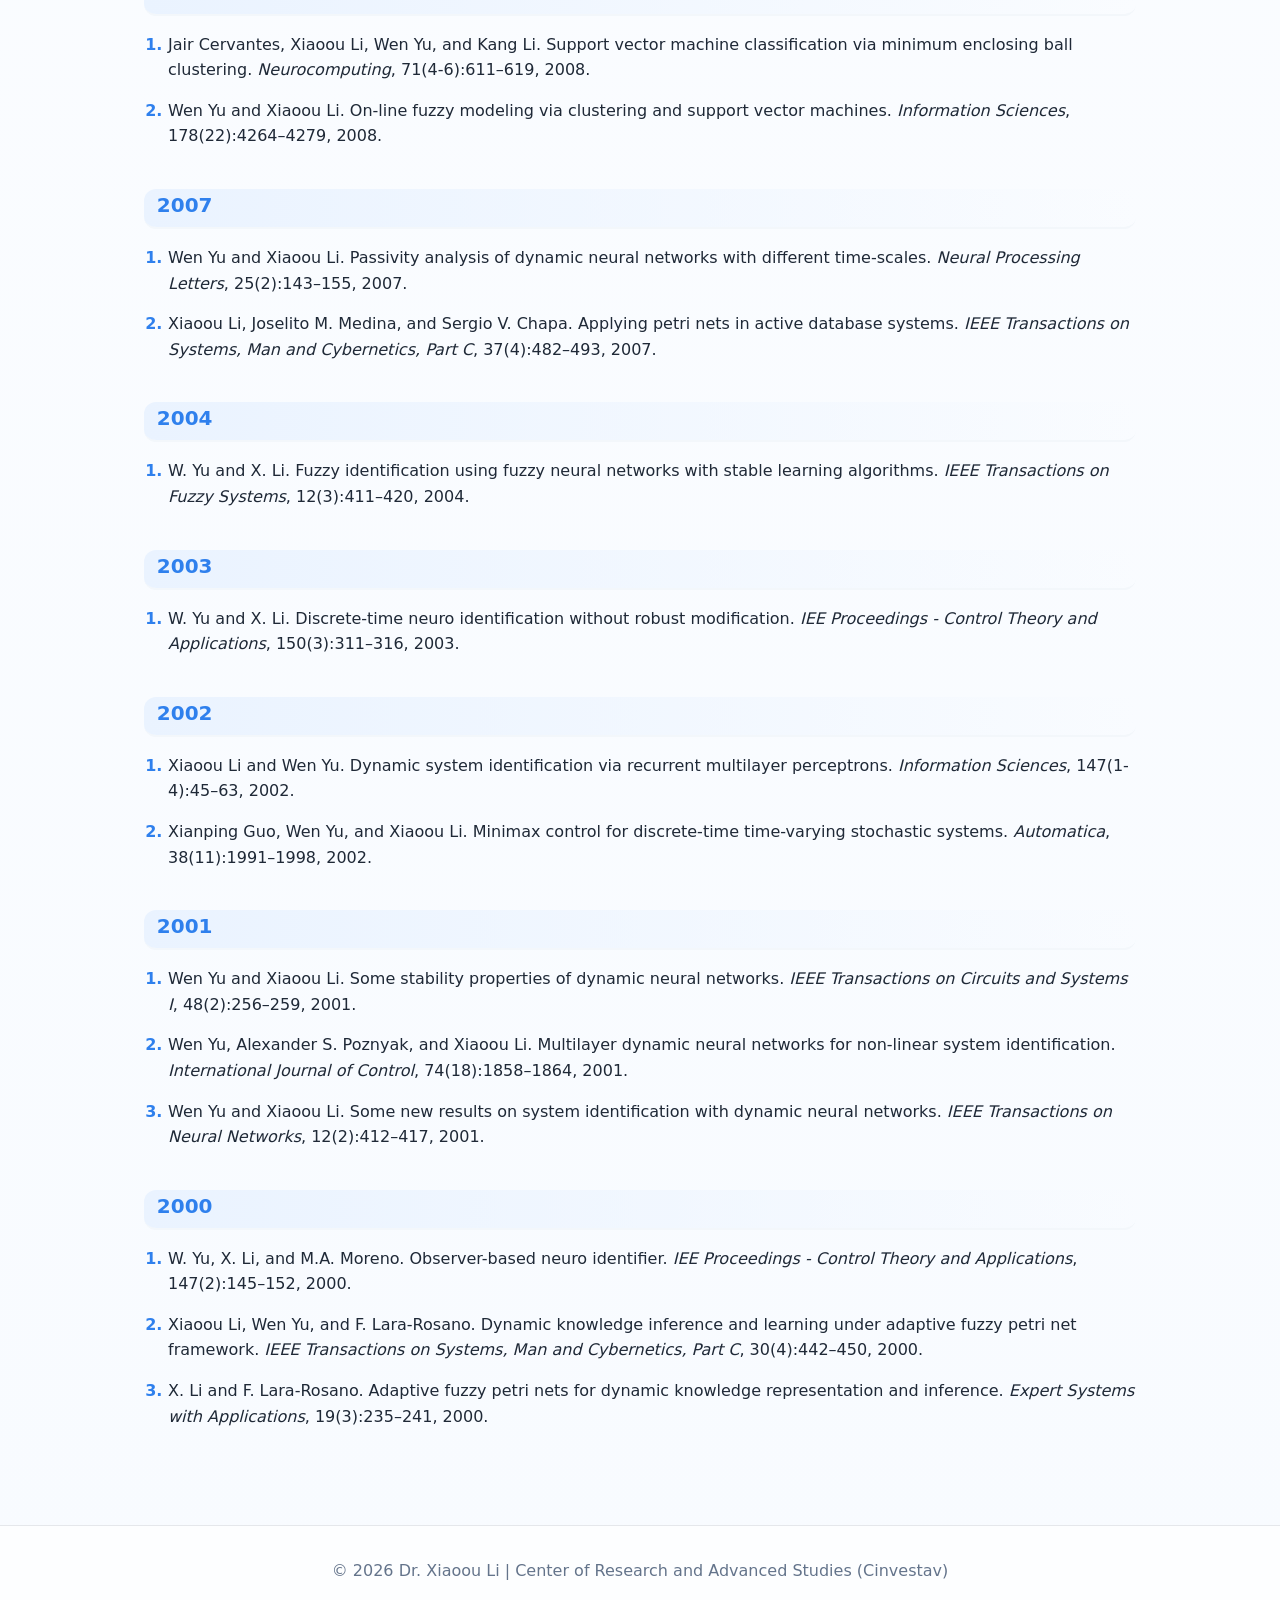
<file: publications.html>
<!DOCTYPE html>
<html lang="en">
<head>
  <meta charset="UTF-8">
  <meta name="viewport" content="width=device-width, initial-scale=1.0">
  <title>Publications | Dr. Xiaoou Li</title>
  
  <link rel="stylesheet" href="style.css?v=mobile-menu-2">
  <style>
  .pub-year { font-size: 1.25rem; color: var(--accent); border-bottom: 2px solid var(--bg-light); margin: 2.5rem 0 1rem 0; padding-bottom: 5px; font-weight: bold; }
  .container ol { padding-left: 1.5rem; }
  .container li { margin-bottom: 15px; line-height: 1.6; }
</style>
</head>
<body>
<header>
  <nav class="site-nav">
    <a href="index.html" class="nav-brand">Xiaoou Li</a>

    <button class="nav-toggle" type="button" aria-label="Open navigation menu" aria-expanded="false">
      <span></span>
      <span></span>
      <span></span>
    </button>

    <div class="nav-links">
      <a href="index.html">Home</a>
      <a href="research.html">Research &amp; Projects</a>
      <a href="professional.html">Professional Experience</a>
      <a href="academic.html">Teaching &amp; Supervision</a>
      <a href="publications.html">Publications</a>
      <button class="theme-toggle" id="themeToggle" type="button" aria-pressed="false">Dark mode</button>
    </div>
  </nav>
</header>
<div class="container">
<h1 class="section-title">Selected Publications</h1>
<p class="section-intro">Selected publications show the laboratory's active research in Machine Learning, time series forecasting, neural networks, robotics, intelligent control and sustainable systems.</p>
<div class="pub-year">2025</div>
<ol>
<li>Xiaoou Li, Yingqin Zhu, and Wen Yu. Data-driven structural health monitoring through echo state network regression. <i>Information</i>, 16(8):678, 2025.</li>
<li>Yi Feng, Yating Lin, Zhile Yang, Yunlang Xu, Di Li, Xiaoou Li, and Dongsheng Yang. A two-stage individual feedback nsga-iii for dynamic many-objective flexible job shop scheduling problem. <i>IEEE Transactions on Automation Science and Engineering</i>, 22:1673–1683, 2025.</li>
<li>Yingqin Zhu, Wen Yu, and Xiaoou Li. A multi-objective transfer learning framework for time series forecasting with concept echo state networks. <i>Neural Networks</i>, 186:107272, 2025.</li>
<li>Xiaoou Li and Wen Yu. Data-driven multiple arima through neural fusion for enhanced wind power prediction with missing data. <i>IEEE Access</i>, 13:142117–142128, 2025.</li>
</ol>
<div class="pub-year">2024</div>
<ol>
<li>Xiaoou Li. Time series forecasting with missing data using generative adversarial networks and bayesian inference. <i>Information</i>, 15(4):222, 2024.</li>
<li>Ivan Hernandez, Wen Yu, and Xiaoou Li. Optimal pd control using conditional gan and bayesian inference. <i>IEEE Access</i>, 12:48255–48265, 2024.</li>
<li>Xiaoou Li and Yingqin Zhu. Neural networks with transfer learning and frequency decomposition for wind speed prediction with missing data. <i>Mathematics</i>, 12(8):1137, 2024.</li>
</ol>
<div class="pub-year">2023</div>
<ol>
<li>Abigail María Elena Ramírez-Mendoza, Wen Yu, and Xiaoou Li. A new spike membership function for the recognition and processing of spatiotemporal spike patterns. <i>Mathematics</i>, 11(11):2525, 2023.</li>
</ol>
<div class="pub-year">2021</div>
<ol>
<li>Yao Li, Huiyuan Cui, Huilin Liu, and Xiaoou Li. Triple-layer attention mechanism-based network embedding approach for anchor link identification. <i>Neural Computing and Applications</i>, 34(4):2811–2829, 2021.</li>
<li>Wen Yu, Jesus Gonzalez, and Xiaoou Li. Fast training of deep LSTM networks with guaranteed stability. <i>Neurocomputing</i>, 422:85–94, 2021.</li>
<li>Edgar Estrada, Wen Yu, and Xiaoou Li. Stable bilateral teleoperation with phase transition and haptic feedback. <i>Journal of the Franklin Institute</i>, 358(3):1940–1956, 2021.</li>
<li>Chuqiao Xu, Junliang Wang, Jie Zhang, and Xiaoou Li. Anomaly detection of power consumption in yarn spinning. <i>Computers &amp; Industrial Engineering</i>, 152:107015, 2021.</li>
<li>Erick García López, Wen Yu, and Xiaoou Li. Optimum design of a parallel robot using neuro-genetic algorithm. <i>Journal of Mechanical Science and Technology</i>, 35(1):293–305, 2021.</li>
<li>Jian Pan, Congbo Li, Ying Tang, Wei Li, and Xiaoou Li. Energy consumption prediction of a CNC machining process with incomplete data. <i>IEEE/CAA Journal of Automatica Sinica</i>, 8(5):987–1000, 2021.</li>
<li>Abigail María Elena Ramírez-Mendoza, Wen Yu, and Xiaoou Li. Fuzzy identification of systems based on adaptive neurons. <i>Journal of Intelligent &amp; Fuzzy Systems</i>, 40(6):10767–10779, 2021.</li>
<li>Adolfo Perrusquía, Wen Yu, and Xiaoou Li. Nonlinear control using human behavior learning. <i>Information Sciences</i>, 569:358–375, 2021.</li>
</ol>
<div class="pub-year">2020</div>
<ol>
<li>Abigail M. E. Ramirez-Mendoza, Wen Yu, and Xiaoou Li. A novel fuzzy system with adaptive neurons for earthquake modeling. <i>IEEE Access</i>, 8:101369–101376, 2020.</li>
<li>Junliang Wang, Chuqiao Xu, Zhengliang Yang, Jie Zhang, and Xiaoou Li. Deformable convolutional networks for wafer defect pattern recognition. <i>IEEE Transactions on Semiconductor Manufacturing</i>, 33(4):587–596, 2020.</li>
<li>Adolfo Perrusquía, Wen Yu, and Xiaoou Li. Multi-agent reinforcement learning for redundant robot control in task-space. <i>International Journal of Machine Learning and Cybernetics</i>, 12(1):231–241, 2020.</li>
</ol>
<div class="pub-year">2019</div>
<ol>
<li>Edgar Estrada, Wen Yu, and Xiaoou Li. Stability and transparency of delayed bilateral teleoperation with haptic feedback. <i>International Journal of Applied Mathematics and Computer Science</i>, 29(4):681–692, 2019.</li>
</ol>
<div class="pub-year">2018</div>
<ol>
<li>Satyam Paul, Wen Yu, and Xiaoou Li. Discrete-time sliding mode for building structure vibration control. <i>Transactions of the Institute of Measurement and Control</i>, 41(2):433–446, 2018.</li>
<li>Satyam Paul, Wen Yu, and Xiaoou Li. Bidirectional active control of structures with type-2 fuzzy PD and PID. <i>International Journal of Systems Science</i>, 49(4):766–782, 2018.</li>
<li>Raheleh Jafari, Wen Yu, and Xiaoou Li. Numerical solution of fuzzy equations with z-numbers using neural networks. <i>Intelligent Automation and Soft Computing</i>, 24(1):151–158, 2018.</li>
</ol>
<div class="pub-year">2017</div>
<ol>
<li>Raheleh Jafari, Wen Yu, Xiaoou Li, and Sina Razvarz. Numerical solution of fuzzy differential equations with z-numbers. <i>International Journal of Computational Intelligence Systems</i>, 10(1):1226, 2017.</li>
<li>Raheleh Jafari, Wen Yu, and Xiaoou Li. Fuzzy differential equations for nonlinear system modeling. <i>IEEE Access</i>, 4:9428–9436, 2017.</li>
<li>Lisbeth Rodríguez-Mazahua, et al. Active rule base development for dynamic vertical partitioning of databases. <i>Journal of Intelligent Information Systems</i>, 48(2):421–451, 2017.</li>
</ol>
<div class="pub-year">2016</div>
<ol>
<li>Xiaoou Li, Wen Yu, and Salvador Villegas. Structural health monitoring of building structures with online data mining. <i>IEEE Systems Journal</i>, 10(3):1291–1300, 2016.</li>
<li>Javier Garrido, Wen Yu, and Xiaoou Li. Robot trajectory generation using modified hidden markov models. <i>Engineering Applications of Artificial Intelligence</i>, 53:32–40, 2016.</li>
<li>Satyam Paul, Wen Yu, and Xiaoou Li. Recent advances in bidirectional modeling and structural control. <i>Shock and Vibration</i>, 2016:1–17, 2016.</li>
<li>Javier Garrido, Wen Yu, and Xiaoou Li. Modular design and control of an upper limb exoskeleton. <i>Journal of Mechanical Science and Technology</i>, 30(5):2265–2271, 2016.</li>
</ol>
<div class="pub-year">2015</div>
<ol>
<li>Carlos Parga, Wen Yu, and Xiaoou Li. A low-cost ball and plate system for advanced control education. <i>The International Journal of Electrical Engineering &amp; Education</i>, 52(4):370–384, 2015.</li>
</ol>
<div class="pub-year">2014</div>
<ol>
<li>Asdrúbal López Chau, Xiaoou Li, and Wen Yu. Support vector machine classification for large datasets using decision tree and fisher linear discriminant. <i>Future Generation Computer Systems</i>, 36:57–65, 2014.</li>
<li>Jair Cervantes, Xiaoou Li, and Wen Yu. Imbalanced data classification via support vector machines and genetic algorithms. <i>Connection Science</i>, 26(4):335–348, 2014.</li>
<li>Xiaoou Li and Wen Yu. Fast support vector machine classification for large data sets. <i>International Journal of Computational Intelligence Systems</i>, 7(2):197, 2014.</li>
</ol>
<div class="pub-year">2013</div>
<ol>
<li>Xiaoou Li, Wen Yu, and Xiaoli Li. On-line modeling via fuzzy support vector machines and neural networks. <i>Journal of Intelligent &amp; Fuzzy Systems</i>, 24(3):665–675, 2013.</li>
<li>Asdrúbal López Chau, Xiaoou Li, and Wen Yu. Convex and concave hulls for classification with support vector machine. <i>Neurocomputing</i>, 122:198–209, 2013.</li>
<li>Wen Yu, Xiaoou Li, and Roberto Carmona. A novel PID tuning method for robot control. <i>Industrial Robot: An International Journal</i>, 40(6):574–582, 2013.</li>
<li>Wen Yu, Xiaoou Li, and Francisco Panuncio. Stable neural pid anti-swing control for an overhead crane. <i>Intelligent Automation &amp; Soft Computing</i>, 20(2):145–158, 2013.</li>
</ol>
<div class="pub-year">2012</div>
<ol>
<li>Asdrúbal López Chau, Xiaoou Li, and Wen Yu. Large data sets classification using convex–concave hull and support vector machine. <i>Soft Computing</i>, 17(5):793–804, 2012.</li>
<li>Xiaoou Li, Jair Cervantes, and Wen Yu. Fast classification for large data sets via random selection clustering and support vector machines. <i>Intelligent Data Analysis</i>, 16(6):897–914, 2012.</li>
<li>Suresh Thenozhi, Wen Yu, Asdrúbal López Chau, and Xiaoou Li. Structural health monitoring of tall buildings with numerical integrator. <i>Mathematical Problems in Engineering</i>, 2012:1–15, 2012.</li>
<li>Xiaoou Li and Wen Yu. Anti-swing control for an overhead crane with fuzzy compensation. <i>Intelligent Automation &amp; Soft Computing</i>, 18(1):1–11, 2012.</li>
</ol>
<div class="pub-year">2011</div>
<ol>
<li>Wen Yu, Panuncio Cruz Francisco, and Xiaoou Li. Two-stage neural sliding-mode control of magnetic levitation. <i>Neural Computing and Applications</i>, 20(8):1141–1147, 2011.</li>
<li>Wen Yu, Kang Li, and Xiaoou Li. Automated nonlinear system modelling with multiple neural networks. <i>International Journal of Systems Science</i>, 42(10):1683–1695, 2011.</li>
</ol>
<div class="pub-year">2010</div>
<ol>
<li>WEN YU and XIAOOU LI. AUTOMATED NONLINEAR SYSTEM MODELING WITH MULTIPLE FUZZY NEURAL NETWORKS. <i>International Journal of Neural Systems</i>, 20(05):429–435, 2010.</li>
<li>Xiaoou Li and Wen Yu. Synchronization of ball and beam systems with neural compensation. <i>International Journal of Control, Automation and Systems</i>, 8(3):491–496, 2010.</li>
</ol>
<div class="pub-year">2009</div>
<ol>
<li>Wen Yu and Xiaoou Li. Online fuzzy modeling with structure and parameter learning. <i>Expert Systems with Applications</i>, 36(4):7484–7492, 2009.</li>
</ol>
<div class="pub-year">2008</div>
<ol>
<li>Jair Cervantes, Xiaoou Li, Wen Yu, and Kang Li. Support vector machine classification via minimum enclosing ball clustering. <i>Neurocomputing</i>, 71(4-6):611–619, 2008.</li>
<li>Wen Yu and Xiaoou Li. On-line fuzzy modeling via clustering and support vector machines. <i>Information Sciences</i>, 178(22):4264–4279, 2008.</li>
</ol>
<div class="pub-year">2007</div>
<ol>
<li>Wen Yu and Xiaoou Li. Passivity analysis of dynamic neural networks with different time-scales. <i>Neural Processing Letters</i>, 25(2):143–155, 2007.</li>
<li>Xiaoou Li, Joselito M. Medina, and Sergio V. Chapa. Applying petri nets in active database systems. <i>IEEE Transactions on Systems, Man and Cybernetics, Part C</i>, 37(4):482–493, 2007.</li>
</ol>
<div class="pub-year">2004</div>
<ol>
<li>W. Yu and X. Li. Fuzzy identification using fuzzy neural networks with stable learning algorithms. <i>IEEE Transactions on Fuzzy Systems</i>, 12(3):411–420, 2004.</li>
</ol>
<div class="pub-year">2003</div>
<ol>
<li>W. Yu and X. Li. Discrete-time neuro identification without robust modification. <i>IEE Proceedings - Control Theory and Applications</i>, 150(3):311–316, 2003.</li>
</ol>
<div class="pub-year">2002</div>
<ol>
<li>Xiaoou Li and Wen Yu. Dynamic system identification via recurrent multilayer perceptrons. <i>Information Sciences</i>, 147(1-4):45–63, 2002.</li>
<li>Xianping Guo, Wen Yu, and Xiaoou Li. Minimax control for discrete-time time-varying stochastic systems. <i>Automatica</i>, 38(11):1991–1998, 2002.</li>
</ol>
<div class="pub-year">2001</div>
<ol>
<li>Wen Yu and Xiaoou Li. Some stability properties of dynamic neural networks. <i>IEEE Transactions on Circuits and Systems I</i>, 48(2):256–259, 2001.</li>
<li>Wen Yu, Alexander S. Poznyak, and Xiaoou Li. Multilayer dynamic neural networks for non-linear system identification. <i>International Journal of Control</i>, 74(18):1858–1864, 2001.</li>
<li>Wen Yu and Xiaoou Li. Some new results on system identification with dynamic neural networks. <i>IEEE Transactions on Neural Networks</i>, 12(2):412–417, 2001.</li>
</ol>
<div class="pub-year">2000</div>
<ol>
<li>W. Yu, X. Li, and M.A. Moreno. Observer-based neuro identifier. <i>IEE Proceedings - Control Theory and Applications</i>, 147(2):145–152, 2000.</li>
<li>Xiaoou Li, Wen Yu, and F. Lara-Rosano. Dynamic knowledge inference and learning under adaptive fuzzy petri net framework. <i>IEEE Transactions on Systems, Man and Cybernetics, Part C</i>, 30(4):442–450, 2000.</li>
<li>X. Li and F. Lara-Rosano. Adaptive fuzzy petri nets for dynamic knowledge representation and inference. <i>Expert Systems with Applications</i>, 19(3):235–241, 2000.</li>
</ol>
</div>
<footer><p>© 2026 Dr. Xiaoou Li | Center of Research and Advanced Studies (Cinvestav)</p></footer>

<script>
  (function () {
    const root = document.documentElement;
    const themeToggle = document.querySelector('.theme-toggle');
    const navToggle = document.querySelector('.nav-toggle');
    const navLinks = document.querySelector('.nav-links');
    const storageKey = 'site-theme';

    function setTheme(theme) {
      const isDark = theme === 'dark';
      root.classList.toggle('night-mode', isDark);

      if (themeToggle) {
        themeToggle.textContent = isDark ? 'Light mode' : 'Dark mode';
        themeToggle.setAttribute('aria-pressed', String(isDark));
      }
    }

    const savedTheme = localStorage.getItem(storageKey) || 'light';
    setTheme(savedTheme);

    if (themeToggle) {
      themeToggle.addEventListener('click', function () {
        const nextTheme = root.classList.contains('night-mode') ? 'light' : 'dark';
        localStorage.setItem(storageKey, nextTheme);
        setTheme(nextTheme);
      });
    }

    if (navToggle && navLinks) {
      navToggle.addEventListener('click', function () {
        const isOpen = navLinks.classList.toggle('is-open');
        navToggle.setAttribute('aria-expanded', String(isOpen));
      });

      navLinks.querySelectorAll('a').forEach(function (link) {
        link.addEventListener('click', function () {
          navLinks.classList.remove('is-open');
          navToggle.setAttribute('aria-expanded', 'false');
        });
      });
    }
  })();
</script>
</body>
</html>
</file>
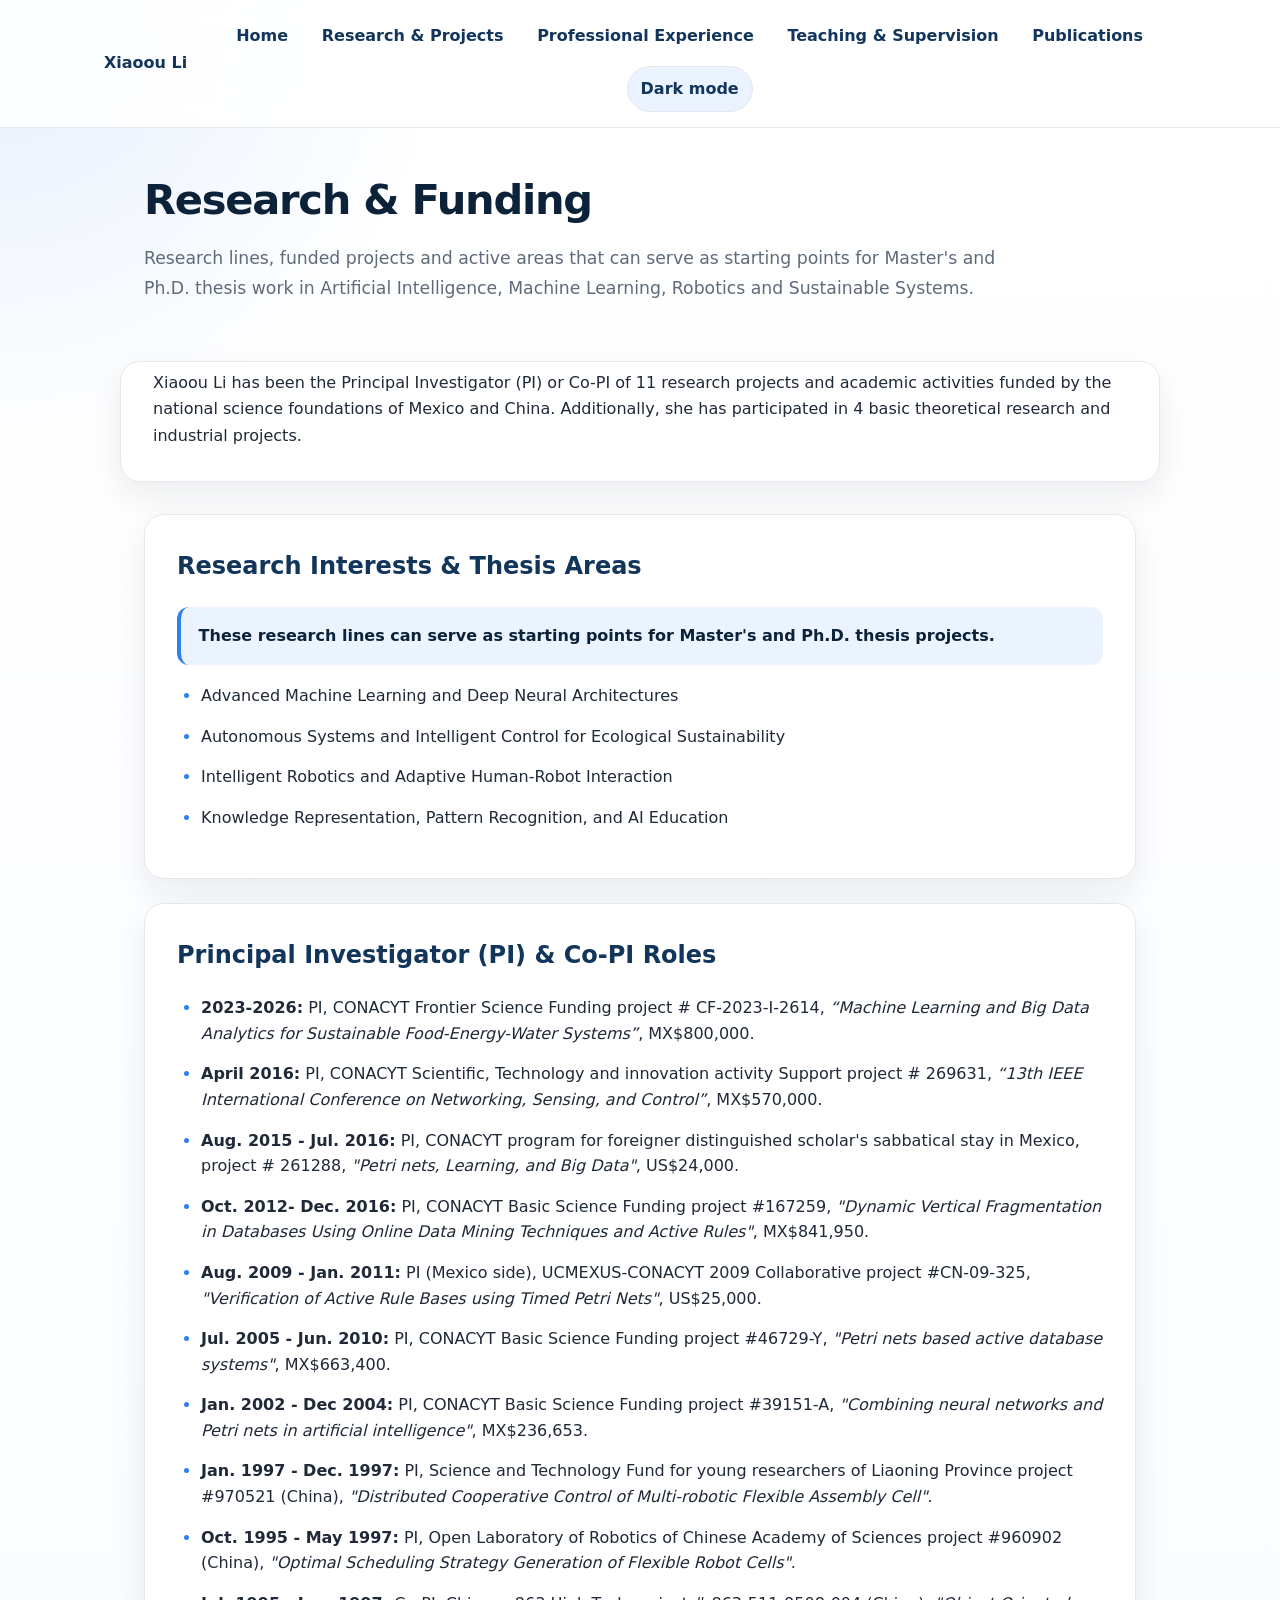
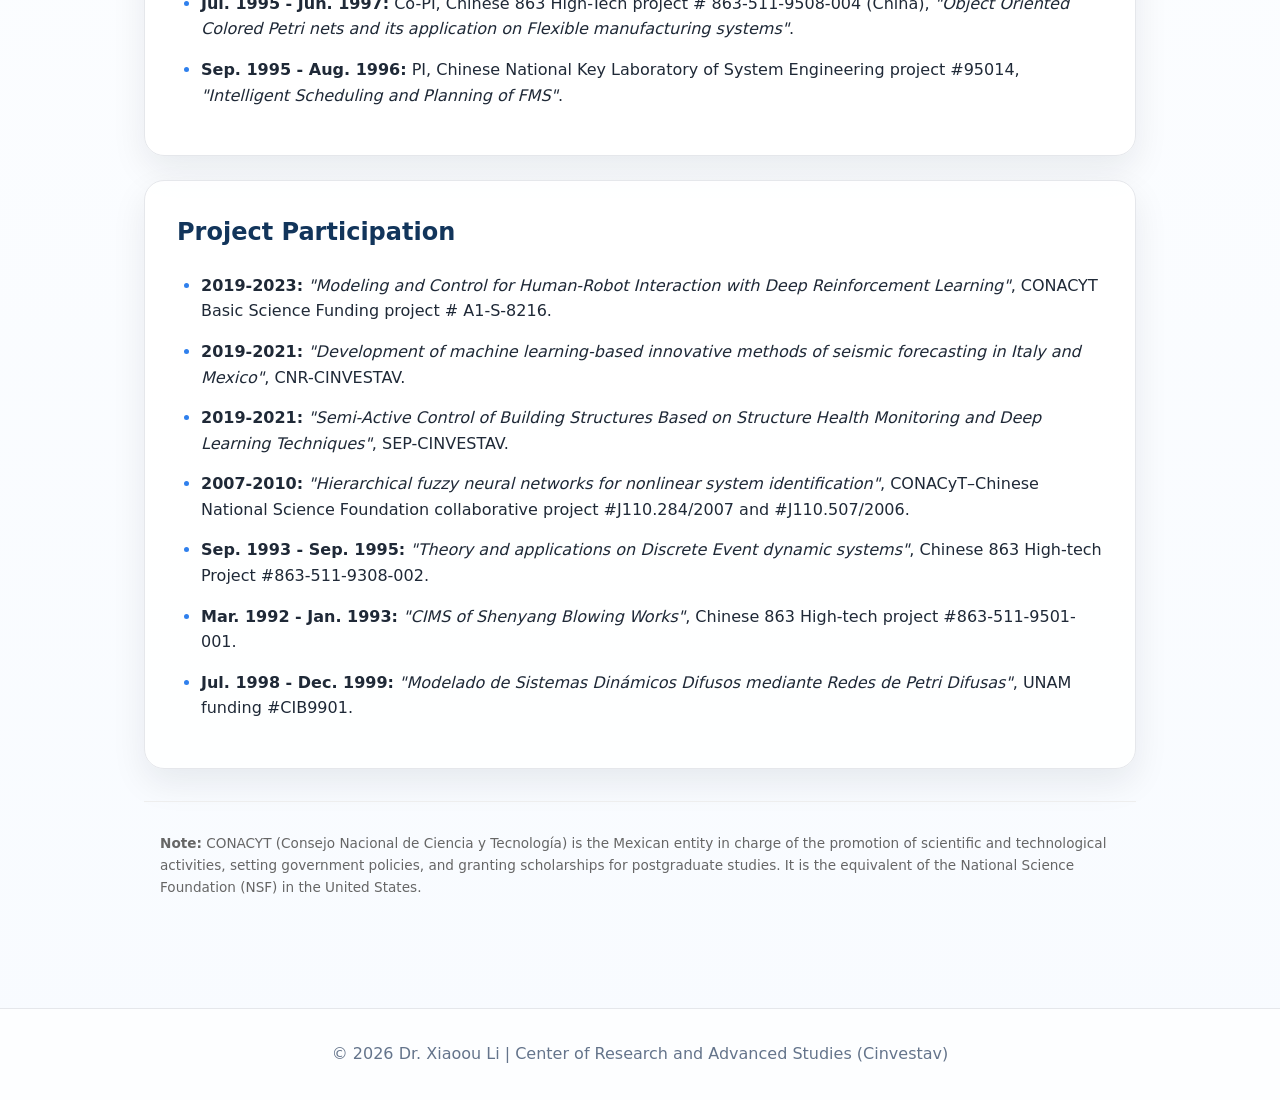
<file: research.html>
<!DOCTYPE html>
<html lang="en">
<head>
  <meta charset="UTF-8">
  <meta name="viewport" content="width=device-width, initial-scale=1.0">
  <title>Research & Funding | Dr. Xiaoou Li</title>
  
  <link rel="stylesheet" href="style.css?v=mobile-menu-2">
  <style>
  .container ul { list-style-type: disc; padding-left: 1.5rem; }
  .container li { margin-bottom: 15px; line-height: 1.6; }
  .funding-footnote { font-size: 0.85rem; color: #666; margin-top: 2rem; padding: 1rem; border-top: 1px solid #eee; }
</style>
</head>
<body>
<header>
  <nav class="site-nav">
    <a href="index.html" class="nav-brand">Xiaoou Li</a>

    <button class="nav-toggle" type="button" aria-label="Open navigation menu" aria-expanded="false">
      <span></span>
      <span></span>
      <span></span>
    </button>

    <div class="nav-links">
      <a href="index.html">Home</a>
      <a href="research.html">Research &amp; Projects</a>
      <a href="professional.html">Professional Experience</a>
      <a href="academic.html">Teaching &amp; Supervision</a>
      <a href="publications.html">Publications</a>
      <button class="theme-toggle" id="themeToggle" type="button" aria-pressed="false">Dark mode</button>
    </div>
  </nav>
</header>
<div class="container">
  <h1 class="section-title">Research &amp; Funding</h1>
  <p class="section-intro">
    Research lines, funded projects and active areas that can serve as starting points
    for Master's and Ph.D. thesis work in Artificial Intelligence, Machine Learning,
    Robotics and Sustainable Systems.
  </p>
</div>
<div class="container intro-card">
  Xiaoou Li has been the Principal Investigator (PI) or Co-PI of 11 research projects
  and academic activities funded by the national science foundations of Mexico and China.
  Additionally, she has participated in 4 basic theoretical research and industrial projects.
</div>
<div class="container">
  <div class="card">
    <h2>Research Interests &amp; Thesis Areas</h2>
    <p class="highlight-text">
      These research lines can serve as starting points for Master's and Ph.D. thesis projects.
    </p>
    <ul>
      <li>Advanced Machine Learning and Deep Neural Architectures</li>
      <li>Autonomous Systems and Intelligent Control for Ecological Sustainability</li>
      <li>Intelligent Robotics and Adaptive Human-Robot Interaction</li>
      <li>Knowledge Representation, Pattern Recognition, and AI Education</li>
    </ul>
  </div>
  <div class="card">
    <h2>Principal Investigator (PI) &amp; Co-PI Roles</h2>
    <ul>
      <li><strong>2023-2026:</strong> PI, CONACYT Frontier Science Funding project # CF-2023-I-2614, <i>“Machine Learning and Big Data Analytics for Sustainable Food-Energy-Water Systems”</i>, MX$800,000.</li>
      <li><strong>April 2016:</strong> PI, CONACYT Scientific, Technology and innovation activity Support project # 269631, <i>“13th IEEE International Conference on Networking, Sensing, and Control”</i>, MX$570,000.</li>
      <li><strong>Aug. 2015 - Jul. 2016:</strong> PI, CONACYT program for foreigner distinguished scholar's sabbatical stay in Mexico, project # 261288, <i>"Petri nets, Learning, and Big Data"</i>, US$24,000.</li>
      <li><strong>Oct. 2012- Dec. 2016:</strong> PI, CONACYT Basic Science Funding project #167259, <i>"Dynamic Vertical Fragmentation in Databases Using Online Data Mining Techniques and Active Rules"</i>, MX$841,950.</li>
      <li><strong>Aug. 2009 - Jan. 2011:</strong> PI (Mexico side), UCMEXUS-CONACYT 2009 Collaborative project #CN-09-325, <i>"Verification of Active Rule Bases using Timed Petri Nets"</i>, US$25,000.</li>
      <li><strong>Jul. 2005 - Jun. 2010:</strong> PI, CONACYT Basic Science Funding project #46729-Y, <i>"Petri nets based active database systems"</i>, MX$663,400.</li>
      <li><strong>Jan. 2002 - Dec 2004:</strong> PI, CONACYT Basic Science Funding project #39151-A, <i>"Combining neural networks and Petri nets in artificial intelligence"</i>, MX$236,653.</li>
      <li><strong>Jan. 1997 - Dec. 1997:</strong> PI, Science and Technology Fund for young researchers of Liaoning Province project #970521 (China), <i>"Distributed Cooperative Control of Multi-robotic Flexible Assembly Cell"</i>.</li>
      <li><strong>Oct. 1995 - May 1997:</strong> PI, Open Laboratory of Robotics of Chinese Academy of Sciences project #960902 (China), <i>"Optimal Scheduling Strategy Generation of Flexible Robot Cells"</i>.</li>
      <li><strong>Jul. 1995 - Jun. 1997:</strong> Co-PI, Chinese 863 High-Tech project # 863-511-9508-004 (China), <i>"Object Oriented Colored Petri nets and its application on Flexible manufacturing systems"</i>.</li>
      <li><strong>Sep. 1995 - Aug. 1996:</strong> PI, Chinese National Key Laboratory of System Engineering project #95014, <i>"Intelligent Scheduling and Planning of FMS"</i>.</li>
    </ul>
  </div>
  <div class="card">
    <h2>Project Participation</h2>
    <ul>
      <li><strong>2019-2023:</strong> <i>"Modeling and Control for Human-Robot Interaction with Deep Reinforcement Learning"</i>, CONACYT Basic Science Funding project # A1-S-8216.</li>
      <li><strong>2019-2021:</strong> <i>"Development of machine learning-based innovative methods of seismic forecasting in Italy and Mexico"</i>, CNR-CINVESTAV.</li>
      <li><strong>2019-2021:</strong> <i>"Semi-Active Control of Building Structures Based on Structure Health Monitoring and Deep Learning Techniques"</i>, SEP-CINVESTAV.</li>
      <li><strong>2007-2010:</strong> <i>"Hierarchical fuzzy neural networks for nonlinear system identification"</i>, CONACyT–Chinese National Science Foundation collaborative project #J110.284/2007 and #J110.507/2006.</li>
      <li><strong>Sep. 1993 - Sep. 1995:</strong> <i>"Theory and applications on Discrete Event dynamic systems"</i>, Chinese 863 High-tech Project #863-511-9308-002.</li>
      <li><strong>Mar. 1992 - Jan. 1993:</strong> <i>"CIMS of Shenyang Blowing Works"</i>, Chinese 863 High-tech project #863-511-9501-001.</li>
      <li><strong>Jul. 1998 - Dec. 1999:</strong> <i>"Modelado de Sistemas Dinámicos Difusos mediante Redes de Petri Difusas"</i>, UNAM funding #CIB9901.</li>
    </ul>
  </div>
  <div class="funding-footnote">
    <p><strong>Note:</strong> CONACYT (Consejo Nacional de Ciencia y Tecnología) is the Mexican entity in charge of the promotion of scientific and technological activities, setting government policies, and granting scholarships for postgraduate studies. It is the equivalent of the National Science Foundation (NSF) in the United States.</p>
  </div>
</div>
<footer><p>© 2026 Dr. Xiaoou Li | Center of Research and Advanced Studies (Cinvestav)</p></footer>

<script>
  (function () {
    const root = document.documentElement;
    const themeToggle = document.querySelector('.theme-toggle');
    const navToggle = document.querySelector('.nav-toggle');
    const navLinks = document.querySelector('.nav-links');
    const storageKey = 'site-theme';

    function setTheme(theme) {
      const isDark = theme === 'dark';
      root.classList.toggle('night-mode', isDark);

      if (themeToggle) {
        themeToggle.textContent = isDark ? 'Light mode' : 'Dark mode';
        themeToggle.setAttribute('aria-pressed', String(isDark));
      }
    }

    const savedTheme = localStorage.getItem(storageKey) || 'light';
    setTheme(savedTheme);

    if (themeToggle) {
      themeToggle.addEventListener('click', function () {
        const nextTheme = root.classList.contains('night-mode') ? 'light' : 'dark';
        localStorage.setItem(storageKey, nextTheme);
        setTheme(nextTheme);
      });
    }

    if (navToggle && navLinks) {
      navToggle.addEventListener('click', function () {
        const isOpen = navLinks.classList.toggle('is-open');
        navToggle.setAttribute('aria-expanded', String(isOpen));
      });

      navLinks.querySelectorAll('a').forEach(function (link) {
        link.addEventListener('click', function () {
          navLinks.classList.remove('is-open');
          navToggle.setAttribute('aria-expanded', 'false');
        });
      });
    }
  })();
</script>
</body>
</html>
</file>
<file: style.css>
/*
  Dr. Xiaoou Li website
  Student-friendly visual refresh while preserving the original page structure.
*/
:root {
  --primary: #12355b;
  --primary-dark: #0b2239;
  --accent: #2f80ed;
  --accent-soft: #eaf3ff;
  --text: #1f2937;
  --muted: #5f6b7a;
  --bg: #ffffff;
  --bg-light: #f3f7fb;
  --border: #e5e7eb;
  --shadow: 0 14px 35px rgba(15, 23, 42, 0.08);
}

/*
  User-controlled dark mode
  The HTML pages add .night-mode to <html> only when the visitor chooses Dark mode.
  The choice is saved in localStorage and reused across pages.
*/
html.night-mode {
  color-scheme: dark;
  --primary: #93c5fd;
  --primary-dark: #dbeafe;
  --accent: #60a5fa;
  --accent-soft: rgba(37, 99, 235, 0.22);
  --text: #e5e7eb;
  --muted: #cbd5e1;
  --bg: #0f172a;
  --bg-light: #111827;
  --border: rgba(148, 163, 184, 0.24);
  --shadow: 0 18px 45px rgba(0, 0, 0, 0.42);
}

* {
  box-sizing: border-box;
}

html {
  scroll-behavior: smooth;
}

body {
  margin: 0;
  font-family: Inter, ui-sans-serif, system-ui, -apple-system, BlinkMacSystemFont, "Segoe UI", sans-serif;
  color: var(--text);
  background:
    radial-gradient(circle at top left, rgba(47, 128, 237, 0.12), transparent 28rem),
    linear-gradient(180deg, #ffffff 0%, #f8fbff 100%);
  line-height: 1.65;
}

header {
  position: sticky;
  top: 0;
  z-index: 10;
  background: rgba(255, 255, 255, 0.88);
  backdrop-filter: blur(14px);
  border-bottom: 1px solid rgba(229, 231, 235, 0.85);
}

nav {
  max-width: 1120px;
  margin: 0 auto;
  padding: 0.9rem 1.5rem;
  display: flex;
  justify-content: center;
  flex-wrap: wrap;
  gap: 0.5rem;
}

nav a {
  color: var(--primary);
  text-decoration: none;
  font-weight: 650;
  padding: 0.55rem 0.8rem;
  border-radius: 999px;
  transition: background 0.2s ease, color 0.2s ease, transform 0.2s ease;
}

.theme-toggle {
  border: 1px solid rgba(18, 53, 91, 0.18);
  background: rgba(255, 255, 255, 0.72);
  color: var(--primary);
  cursor: pointer;
  font: inherit;
  font-weight: 750;
  padding: 0.55rem 0.8rem;
  border-radius: 999px;
  transition: background 0.2s ease, color 0.2s ease, transform 0.2s ease, border-color 0.2s ease;
}

.theme-toggle:hover,
.theme-toggle:focus-visible {
  background: var(--accent-soft);
  color: var(--accent);
  border-color: rgba(47, 128, 237, 0.35);
  outline: none;
  transform: translateY(-1px);
}

nav a:hover {
  background: var(--accent-soft);
  color: var(--accent);
  transform: translateY(-1px);
}

.hero {
  min-height: 72vh;
  display: flex;
  align-items: center;
  justify-content: center;
  flex-direction: column;
  text-align: center;
  padding: 5rem 1.5rem 4rem;
  background:
    linear-gradient(135deg, rgba(248, 251, 255, 0.95) 0%, rgba(237, 244, 255, 0.95) 100%);
}

.profile-img {
  width: 148px;
  height: 148px;
  object-fit: cover;
  border-radius: 999px;
  border: 5px solid #ffffff;
  box-shadow: 0 16px 35px rgba(15, 23, 42, 0.16);
  margin-bottom: 1.2rem;
}

.hero h1 {
  font-size: clamp(2.6rem, 6vw, 4.6rem);
  letter-spacing: -0.055em;
  line-height: 1;
  margin: 0 0 0.65rem;
  color: var(--primary-dark);
}

.hero-subtitle {
  font-size: 1.2rem;
  font-weight: 700;
  color: var(--primary);
  margin: 0;
}

.hero-description {
  max-width: 820px;
  margin: 1.2rem auto 0.8rem;
  font-size: clamp(1.08rem, 2vw, 1.28rem);
  color: var(--muted);
  line-height: 1.7;
}

.hero-location {
  color: var(--muted);
  margin: 0.5rem auto 1.2rem;
}

.hero-actions {
  display: flex;
  justify-content: center;
  flex-wrap: wrap;
  gap: 0.8rem;
  margin: 1rem 0 1.2rem;
}

.btn-primary,
.btn-secondary {
  display: inline-block;
  padding: 0.88rem 1.35rem;
  border-radius: 999px;
  text-decoration: none;
  font-weight: 750;
  transition: transform 0.2s ease, box-shadow 0.2s ease, background 0.2s ease;
}

.btn-primary {
  background: var(--primary);
  color: white;
  box-shadow: 0 12px 24px rgba(18, 53, 91, 0.22);
}

.btn-secondary {
  border: 1px solid rgba(18, 53, 91, 0.3);
  color: var(--primary);
  background: rgba(255, 255, 255, 0.86);
}

.btn-primary:hover,
.btn-secondary:hover {
  transform: translateY(-2px);
  box-shadow: 0 16px 28px rgba(18, 53, 91, 0.14);
}

.contact-links {
  margin-top: 0.7rem;
  color: var(--muted);
  display: flex;
  justify-content: center;
  gap: 0.55rem;
  flex-wrap: wrap;
}

.contact-links a {
  color: var(--primary);
  font-weight: 650;
  text-decoration: none;
}

.contact-links a:hover {
  color: var(--accent);
  text-decoration: underline;
}

.container {
  max-width: 1040px;
  margin: 0 auto;
  padding: 2rem 1.5rem;
}

.container + .container {
  padding-top: 0.5rem;
}

.section-title {
  color: var(--primary-dark);
  font-size: clamp(1.8rem, 4vw, 2.6rem);
  line-height: 1.15;
  letter-spacing: -0.03em;
  margin: 1rem 0 1.2rem;
}

.section-intro {
  max-width: 880px;
  font-size: 1.08rem;
  line-height: 1.75;
  color: var(--muted);
  margin: 0 0 1.6rem;
}

.card,
.intro-card {
  background: rgba(255, 255, 255, 0.92);
  border: 1px solid var(--border);
  border-radius: 20px;
  padding: clamp(1.25rem, 2.5vw, 2rem);
  box-shadow: var(--shadow);
  margin-bottom: 1.5rem;
}

.card {
  transition: transform 0.2s ease, box-shadow 0.2s ease, border-color 0.2s ease;
}

.card:hover {
  transform: translateY(-3px);
  box-shadow: 0 18px 42px rgba(15, 23, 42, 0.12);
  border-color: rgba(47, 128, 237, 0.28);
}

.card h2,
.card h3 {
  color: var(--primary);
}

.card h2:first-child,
.card h3:first-child {
  margin-top: 0;
}

.card p:last-child,
.card ul:last-child,
.card ol:last-child {
  margin-bottom: 0;
}

.highlight-text {
  margin: 1.15rem 0;
  padding: 1rem 1.1rem;
  border-left: 4px solid var(--accent);
  background: var(--accent-soft);
  border-radius: 12px;
  color: var(--primary-dark);
  font-weight: 560;
}

ul,
ol {
  margin-top: 0.75rem;
}

li::marker {
  color: var(--accent);
  font-weight: bold;
}

small {
  color: var(--muted);
}

.pub-year {
  background: linear-gradient(90deg, var(--accent-soft), transparent);
  border-radius: 12px;
  padding-left: 0.8rem !important;
}

footer {
  margin-top: 3rem;
  padding: 2rem 1.5rem;
  text-align: center;
  color: #64748b;
  border-top: 1px solid var(--border);
  background: rgba(255, 255, 255, 0.72);
}

footer p {
  margin: 0;
}


html.night-mode body {
  background:
    radial-gradient(circle at top left, rgba(96, 165, 250, 0.16), transparent 30rem),
    linear-gradient(180deg, #020617 0%, #0f172a 100%);
}

html.night-mode header {
  background: rgba(2, 6, 23, 0.88);
  border-bottom-color: rgba(148, 163, 184, 0.18);
}

html.night-mode nav a:hover {
  background: rgba(96, 165, 250, 0.16);
  color: #bfdbfe;
}

html.night-mode .theme-toggle {
  background: rgba(15, 23, 42, 0.78);
  border-color: rgba(147, 197, 253, 0.3);
  color: var(--primary-dark);
}

html.night-mode .theme-toggle:hover,
html.night-mode .theme-toggle:focus-visible {
  background: rgba(96, 165, 250, 0.16);
  color: #bfdbfe;
  border-color: rgba(147, 197, 253, 0.48);
}

html.night-mode .hero {
  background:
    linear-gradient(135deg, rgba(15, 23, 42, 0.94) 0%, rgba(30, 41, 59, 0.94) 100%);
}

html.night-mode .profile-img {
  border-color: #1e293b;
  box-shadow: 0 18px 42px rgba(0, 0, 0, 0.45);
}

html.night-mode .btn-primary {
  background: var(--accent);
  color: #020617;
  box-shadow: 0 14px 28px rgba(96, 165, 250, 0.18);
}

html.night-mode .btn-secondary {
  border-color: rgba(147, 197, 253, 0.3);
  color: var(--primary-dark);
  background: rgba(15, 23, 42, 0.78);
}

html.night-mode .btn-primary:hover,
html.night-mode .btn-secondary:hover {
  box-shadow: 0 18px 32px rgba(0, 0, 0, 0.35);
}

html.night-mode .card,
html.night-mode .intro-card {
  background: rgba(15, 23, 42, 0.86);
  border-color: var(--border);
}

html.night-mode .card:hover {
  box-shadow: 0 22px 48px rgba(0, 0, 0, 0.46);
  border-color: rgba(96, 165, 250, 0.34);
}

html.night-mode .highlight-text {
  background: rgba(37, 99, 235, 0.2);
  color: var(--primary-dark);
}

html.night-mode .pub-year {
  background: linear-gradient(90deg, rgba(37, 99, 235, 0.22), transparent);
}

html.night-mode .funding-footnote {
  color: var(--muted);
  border-top-color: var(--border);
}

html.night-mode strong {
  color: #f8fafc;
}

html.night-mode footer {
  color: #cbd5e1;
  border-top-color: var(--border);
  background: rgba(2, 6, 23, 0.72);
}

@media (max-width: 720px) {
  nav {
    justify-content: flex-start;
    overflow-x: auto;
    flex-wrap: nowrap;
  }

  nav a,
  .theme-toggle {
    white-space: nowrap;
  }

  .hero {
    min-height: auto;
    padding-top: 3.8rem;
  }

  .hero-actions {
    align-items: stretch;
    flex-direction: column;
    width: min(100%, 340px);
  }

  .btn-primary,
  .btn-secondary {
    width: 100%;
  }

  .container {
    padding: 1.4rem 1rem;
  }
}


/* Responsive navigation with hamburger menu */
.site-nav {
  max-width: 1120px;
  margin: 0 auto;
  padding: 0.9rem 1.5rem;
  display: flex;
  justify-content: space-between;
  align-items: center;
  gap: 1rem;
  flex-wrap: nowrap;
  overflow: visible;
}

.nav-brand {
  color: var(--primary);
  text-decoration: none;
  font-weight: 800;
  padding: 0.55rem 0;
  white-space: nowrap;
}

.nav-links {
  display: flex;
  justify-content: center;
  align-items: center;
  flex-wrap: wrap;
  gap: 0.5rem;
}

.nav-toggle {
  display: none;
  width: 44px;
  height: 44px;
  border: 1px solid var(--border);
  border-radius: 12px;
  background: var(--bg);
  cursor: pointer;
  padding: 0.65rem;
}

.nav-toggle span {
  display: block;
  height: 2px;
  width: 100%;
  background: var(--primary);
  border-radius: 999px;
  margin: 5px 0;
}

.theme-toggle {
  border: 1px solid var(--border);
  background: var(--accent-soft);
  color: var(--primary);
  font-weight: 700;
  padding: 0.55rem 0.8rem;
  border-radius: 999px;
  cursor: pointer;
  transition: background 0.2s ease, color 0.2s ease, transform 0.2s ease;
}

.theme-toggle:hover {
  transform: translateY(-1px);
}

html.night-mode {
  --primary: #9cc7ff;
  --primary-dark: #e5f0ff;
  --accent: #76a9ff;
  --accent-soft: #13243d;
  --text: #e5e7eb;
  --muted: #a8b3c5;
  --bg: #0b1120;
  --bg-light: #111827;
  --border: #263244;
  --shadow: 0 14px 35px rgba(0, 0, 0, 0.35);
}

html.night-mode body {
  background:
    radial-gradient(circle at top left, rgba(47, 128, 237, 0.16), transparent 28rem),
    linear-gradient(180deg, #0b1120 0%, #111827 100%);
}

html.night-mode header,
html.night-mode footer {
  background: rgba(11, 17, 32, 0.88);
}

html.night-mode .hero {
  background: linear-gradient(135deg, rgba(17, 24, 39, 0.96) 0%, rgba(15, 23, 42, 0.96) 100%);
}

html.night-mode .card,
html.night-mode .intro-card,
html.night-mode .nav-links {
  background: rgba(17, 24, 39, 0.94);
}

html.night-mode .profile-img {
  border-color: #1f2937;
}

html.night-mode .btn-primary {
  color: #ffffff;
}

html.night-mode .btn-secondary,
html.night-mode .nav-toggle,
html.night-mode .theme-toggle {
  background: #111827;
  color: var(--primary-dark);
}

@media (max-width: 720px) {
  .site-nav {
    padding: 0.8rem 1rem;
    position: relative;
    justify-content: space-between;
    flex-wrap: nowrap;
    overflow: visible;
  }

  .nav-toggle {
    display: block;
    flex: 0 0 auto;
  }

  .nav-links {
    position: absolute;
    top: calc(100% + 0.5rem);
    left: 1rem;
    right: 1rem;
    display: none;
    flex-direction: column;
    align-items: stretch;
    gap: 0.45rem;
    padding: 0.8rem;
    background: var(--bg);
    border: 1px solid var(--border);
    border-radius: 18px;
    box-shadow: var(--shadow);
  }

  .nav-links.is-open {
    display: flex;
  }

  .nav-links a,
  .theme-toggle {
    width: 100%;
    text-align: left;
  }
}
</file>
